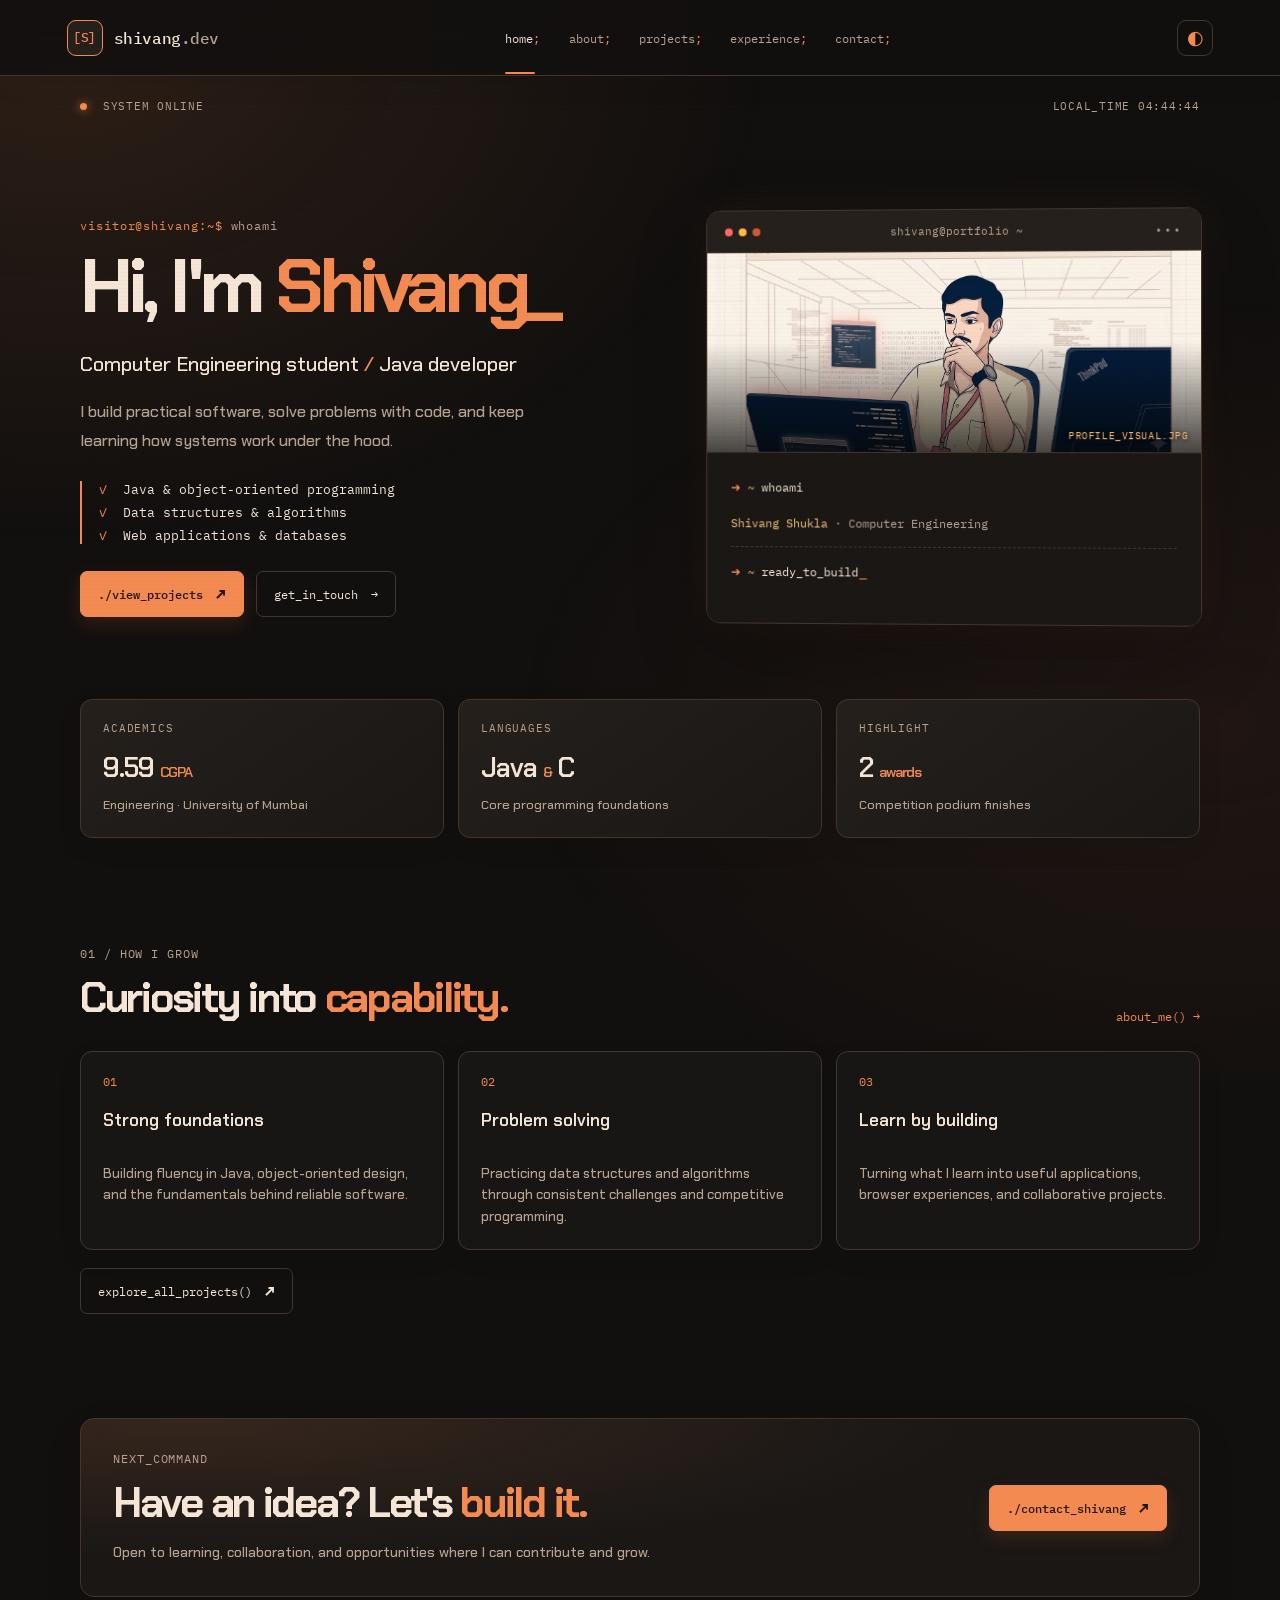
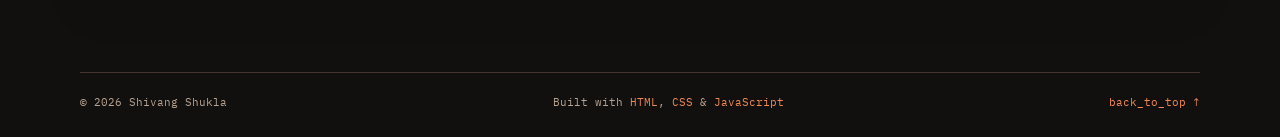
<file: index.html>
<!DOCTYPE html>
<html lang="en">
<head>
  <meta charset="UTF-8">
  <meta name="viewport" content="width=device-width, initial-scale=1.0">
  <meta name="description" content="Shivang Shukla — Computer Engineering student, Java developer, and problem solver.">
  <title>Shivang Shukla | Developer Portfolio</title>
  <script>document.documentElement.classList.add("js");</script>
  <link rel="icon" href="assets/favicon.svg" type="image/svg+xml">
  <link rel="stylesheet" href="assets/css/style.css">
  <script src="assets/js/main.js" defer></script>
</head>
<body>
  <div class="boot-screen" aria-hidden="true">
    <div class="boot-console">
      <div class="boot-mark"><span>S</span></div>
      <p class="boot-label">SHIVANG.DEV <span>// SYSTEM BOOT</span></p>
      <p class="boot-title">LOADING PORTFOLIO<span class="boot-cursor">_</span></p>
      <div class="boot-progress"><span></span></div>
      <div class="boot-status"><span>INITIALIZING INTERFACE</span><span class="boot-percent">100%</span></div>
    </div>
  </div>
  <div class="scanlines" aria-hidden="true"></div>
  <header class="site-header">
    <a class="brand" href="index.html"><span class="brand-mark">[S]</span><span>shivang<span class="muted">.dev</span></span></a>
    <button class="menu-toggle" aria-label="Toggle navigation" aria-expanded="false"><span></span><span></span><span></span></button>
    <nav class="nav-links" aria-label="Main navigation">
      <a class="active" href="index.html">home<span>;</span></a>
      <a href="about.html">about<span>;</span></a>
      <a href="projects.html">projects<span>;</span></a>
      <a href="experience.html">experience<span>;</span></a>
      <a href="contact.html">contact<span>;</span></a>
    </nav>
    <button class="theme-toggle" aria-label="Toggle light theme" title="Toggle light theme">◐</button>
  </header>

  <main class="page-shell">
    <div class="terminal-topline"><span><i class="status-dot"></i> SYSTEM ONLINE</span><span id="clock">LOCAL_TIME --:--:--</span></div>
    <section class="hero">
      <div class="hero-copy">
        <p class="eyebrow"><span class="prompt">visitor@shivang:~$</span> whoami</p>
        <h1>Hi, I'm <span class="accent">Shivang</span><span class="cursor">_</span></h1>
        <p class="hero-role">Computer Engineering student <span class="accent">/</span> Java developer</p>
        <p class="hero-description">I build practical software, solve problems with code, and keep learning how systems work under the hood.</p>
        <div class="command-output">
          <p><span class="success">✓</span> Java &amp; object-oriented programming</p>
          <p><span class="success">✓</span> Data structures &amp; algorithms</p>
          <p><span class="success">✓</span> Web applications &amp; databases</p>
        </div>
        <div class="hero-actions">
          <a class="button button-primary" href="projects.html"><span>./view_projects</span> <b>↗</b></a>
          <a class="button button-ghost" href="contact.html">get_in_touch <span>→</span></a>
        </div>
      </div>
      <div class="hero-terminal" aria-label="Terminal window">
        <div class="window-bar"><div class="window-dots"><span></span><span></span><span></span></div><span>shivang@portfolio ~</span><span class="window-menu">•••</span></div>
        <div class="hero-portrait"><img src="assets/Shivang-Portfolio.png" alt="Shivang Shukla at his workspace" decoding="async"><span>PROFILE_VISUAL.JPG</span></div>
        <div class="terminal-body">
          <p><span class="terminal-green">➜</span> <span class="terminal-blue">~</span> whoami</p>
          <p class="hero-terminal-name"><span class="terminal-yellow">Shivang Shukla</span><span class="muted"> · Computer Engineering</span></p>
          <p class="terminal-line"><span class="terminal-green">➜</span> <span class="terminal-blue">~</span> <span class="typing-text">ready_to_build</span><span class="cursor small-cursor">_</span></p>
        </div>
      </div>
    </section>

    <section class="stats-grid" aria-label="Highlights">
      <article class="stat-card"><span class="stat-label">ACADEMICS</span><strong>9.59 <span>CGPA</span></strong><p>Engineering · University of Mumbai</p></article>
      <article class="stat-card"><span class="stat-label">LANGUAGES</span><strong>Java <span>&amp;</span> C</strong><p>Core programming foundations</p></article>
      <article class="stat-card"><span class="stat-label">HIGHLIGHT</span><strong>2 <span>awards</span></strong><p>Competition podium finishes</p></article>
    </section>

    <section class="section-block focus-section">
      <div class="section-heading"><div><p class="eyebrow">01 / HOW I GROW</p><h2>Curiosity into <span class="accent">capability.</span></h2></div><a class="text-link" href="about.html">about_me() <span>→</span></a></div>
      <div class="focus-grid">
        <article class="focus-card"><span class="focus-number">01</span><h3>Strong foundations</h3><p>Building fluency in Java, object-oriented design, and the fundamentals behind reliable software.</p></article>
        <article class="focus-card"><span class="focus-number">02</span><h3>Problem solving</h3><p>Practicing data structures and algorithms through consistent challenges and competitive programming.</p></article>
        <article class="focus-card"><span class="focus-number">03</span><h3>Learn by building</h3><p>Turning what I learn into useful applications, browser experiences, and collaborative projects.</p></article>
      </div>
      <a class="button button-ghost focus-link" href="projects.html">explore_all_projects() <b>↗</b></a>
    </section>

    <section class="callout">
      <div><p class="eyebrow">NEXT_COMMAND</p><h2>Have an idea? Let's <span class="accent">build it.</span></h2><p>Open to learning, collaboration, and opportunities where I can contribute and grow.</p></div>
      <a class="button button-primary" href="contact.html">./contact_shivang <b>↗</b></a>
    </section>
  </main>
  <footer class="site-footer"><span>© <span class="year"></span> Shivang Shukla</span><span>Built with <span class="accent">HTML</span>, <span class="accent">CSS</span> &amp; <span class="accent">JavaScript</span></span><a href="#top">back_to_top ↑</a></footer>
</body>
</html>
</file>
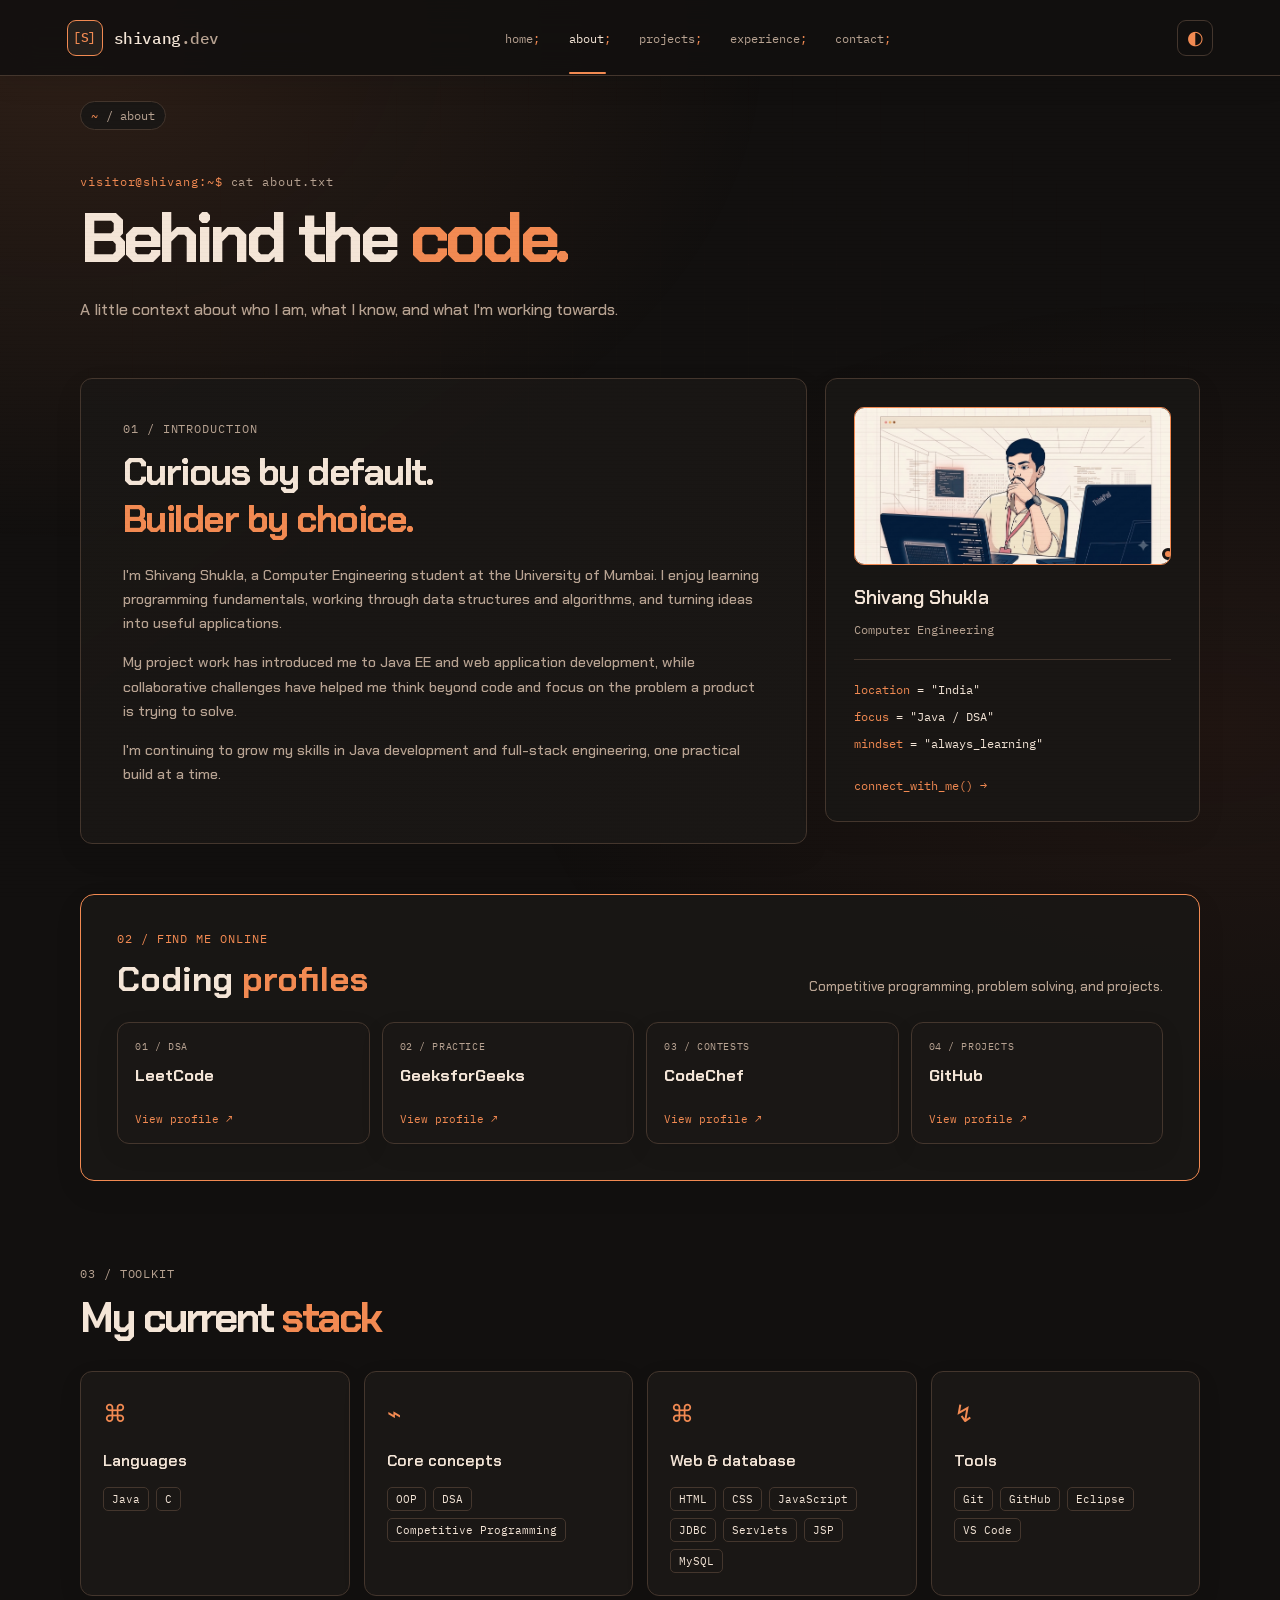
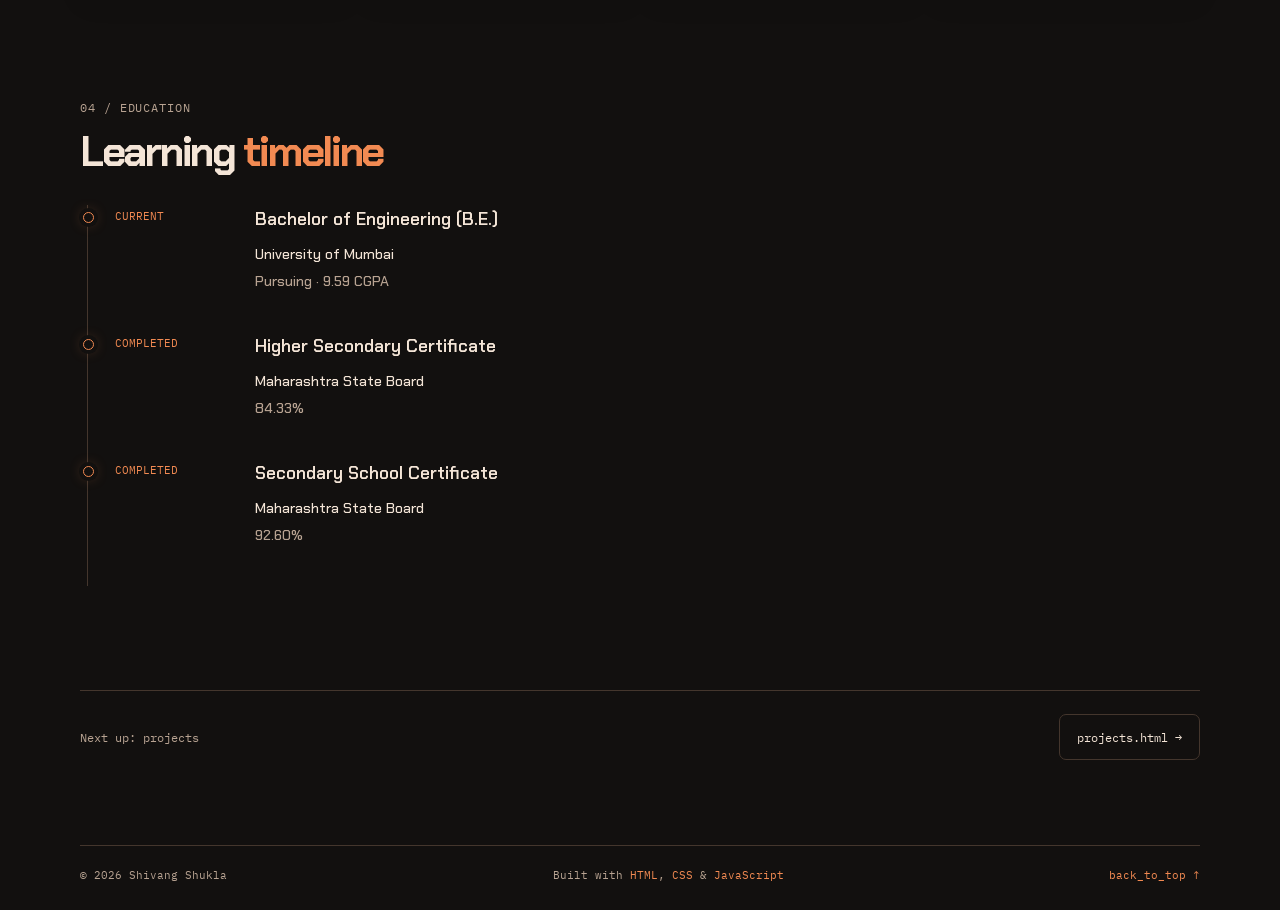
<file: about.html>
<!DOCTYPE html>
<html lang="en">
<head>
  <meta charset="UTF-8"><meta name="viewport" content="width=device-width, initial-scale=1.0">
  <meta name="description" content="About Shivang Shukla, computer engineering student and developer.">
  <title>About | Shivang Shukla</title>
  <script>document.documentElement.classList.add("js");</script>
  <link rel="icon" href="assets/favicon.svg" type="image/svg+xml"><link rel="stylesheet" href="assets/css/style.css"><script src="assets/js/main.js" defer></script>
</head>
<body>
  <div class="boot-screen" aria-hidden="true">
    <div class="boot-console">
      <div class="boot-mark"><span>S</span></div>
      <p class="boot-label">SHIVANG.DEV <span>// SYSTEM BOOT</span></p>
      <p class="boot-title">LOADING PORTFOLIO<span class="boot-cursor">_</span></p>
      <div class="boot-progress"><span></span></div>
      <div class="boot-status"><span>INITIALIZING INTERFACE</span><span class="boot-percent">100%</span></div>
    </div>
  </div>
  <div class="scanlines" aria-hidden="true"></div>
  <header class="site-header">
    <a class="brand" href="index.html"><span class="brand-mark">[S]</span><span>shivang<span class="muted">.dev</span></span></a>
    <button class="menu-toggle" aria-label="Toggle navigation" aria-expanded="false"><span></span><span></span><span></span></button>
    <nav class="nav-links" aria-label="Main navigation"><a href="index.html">home<span>;</span></a><a class="active" href="about.html">about<span>;</span></a><a href="projects.html">projects<span>;</span></a><a href="experience.html">experience<span>;</span></a><a href="contact.html">contact<span>;</span></a></nav>
    <button class="theme-toggle" aria-label="Toggle light theme" title="Toggle light theme">◐</button>
  </header>
  <main class="page-shell inner-page">
    <div class="breadcrumb"><a href="index.html">~</a> / about</div>
    <section class="page-intro"><p class="eyebrow"><span class="prompt">visitor@shivang:~$</span> cat about.txt</p><h1>Behind the <span class="accent">code.</span></h1><p>A little context about who I am, what I know, and what I'm working towards.</p></section>
    <section class="about-layout">
      <article class="panel about-main"><p class="eyebrow">01 / INTRODUCTION</p><h2>Curious by default.<br><span class="accent">Builder by choice.</span></h2><p>I'm Shivang Shukla, a Computer Engineering student at the University of Mumbai. I enjoy learning programming fundamentals, working through data structures and algorithms, and turning ideas into useful applications.</p><p>My project work has introduced me to Java EE and web application development, while collaborative challenges have helped me think beyond code and focus on the problem a product is trying to solve.</p><p>I'm continuing to grow my skills in Java development and full-stack engineering, one practical build at a time.</p></article>
      <aside class="panel profile-panel"><div class="avatar"><img src="assets/Shivang-Portfolio.png" alt="Portrait illustration of Shivang Shukla" loading="lazy" decoding="async"><span class="avatar-dot"></span></div><h3>Shivang Shukla</h3><p class="muted">Computer Engineering</p><div class="profile-divider"></div><p><span class="accent">location</span> = "India"</p><p><span class="accent">focus</span> = "Java / DSA"</p><p><span class="accent">mindset</span> = "always_learning"</p><a class="text-link" href="contact.html">connect_with_me() →</a></aside>
    </section>
    <section class="coding-profiles panel" id="coding-profiles" aria-labelledby="coding-profiles-title">
      <div class="coding-profiles-heading"><div><p class="eyebrow">02 / FIND ME ONLINE</p><h2 id="coding-profiles-title">Coding <span class="accent">profiles</span></h2></div><p>Competitive programming, problem solving, and projects.</p></div>
      <div class="coding-profile-grid">
        <a class="coding-profile-link" href="https://leetcode.com/u/ShivangVShukla/" target="_blank" rel="noopener noreferrer"><span class="profile-platform">01 / DSA</span><strong>LeetCode</strong><span>View profile ↗</span></a>
        <a class="coding-profile-link" href="https://www.geeksforgeeks.org/profile/shivangrec0rka?tab=activity" target="_blank" rel="noopener noreferrer"><span class="profile-platform">02 / PRACTICE</span><strong>GeeksforGeeks</strong><span>View profile ↗</span></a>
        <a class="coding-profile-link" href="https://www.codechef.com/users/shivangvshukla" target="_blank" rel="noopener noreferrer"><span class="profile-platform">03 / CONTESTS</span><strong>CodeChef</strong><span>View profile ↗</span></a>
        <a class="coding-profile-link" href="https://github.com/ShivangVShukla" target="_blank" rel="noopener noreferrer"><span class="profile-platform">04 / PROJECTS</span><strong>GitHub</strong><span>View profile ↗</span></a>
      </div>
    </section>
    <section class="section-block"><div class="section-heading"><div><p class="eyebrow">03 / TOOLKIT</p><h2>My current <span class="accent">stack</span></h2></div></div>
      <div class="skills-grid">
        <article class="skill-card"><span class="skill-symbol">⌘</span><h3>Languages</h3><div class="tag-list"><span>Java</span><span>C</span></div></article>
        <article class="skill-card"><span class="skill-symbol">⌁</span><h3>Core concepts</h3><div class="tag-list"><span>OOP</span><span>DSA</span><span>Competitive Programming</span></div></article>
        <article class="skill-card"><span class="skill-symbol">⌘</span><h3>Web &amp; database</h3><div class="tag-list"><span>HTML</span><span>CSS</span><span>JavaScript</span><span>JDBC</span><span>Servlets</span><span>JSP</span><span>MySQL</span></div></article>
        <article class="skill-card"><span class="skill-symbol">↯</span><h3>Tools</h3><div class="tag-list"><span>Git</span><span>GitHub</span><span>Eclipse</span><span>VS Code</span></div></article>
      </div>
    </section>
    <section class="section-block"><div class="section-heading"><div><p class="eyebrow">04 / EDUCATION</p><h2>Learning <span class="accent">timeline</span></h2></div></div>
      <div class="timeline">
        <article class="timeline-item"><span class="timeline-date">CURRENT</span><div><h3>Bachelor of Engineering (B.E.)</h3><p>University of Mumbai</p><p class="muted">Pursuing · 9.59 CGPA</p></div></article>
        <article class="timeline-item"><span class="timeline-date">COMPLETED</span><div><h3>Higher Secondary Certificate</h3><p>Maharashtra State Board</p><p class="muted">84.33%</p></div></article>
        <article class="timeline-item"><span class="timeline-date">COMPLETED</span><div><h3>Secondary School Certificate</h3><p>Maharashtra State Board</p><p class="muted">92.60%</p></div></article>
      </div>
    </section>
    <div class="page-next"><span>Next up: projects</span><a href="projects.html" class="button button-ghost">projects.html →</a></div>
  </main>
  <footer class="site-footer"><span>© <span class="year"></span> Shivang Shukla</span><span>Built with <span class="accent">HTML</span>, <span class="accent">CSS</span> &amp; <span class="accent">JavaScript</span></span><a href="#top">back_to_top ↑</a></footer>
</body>
</html>
</file>
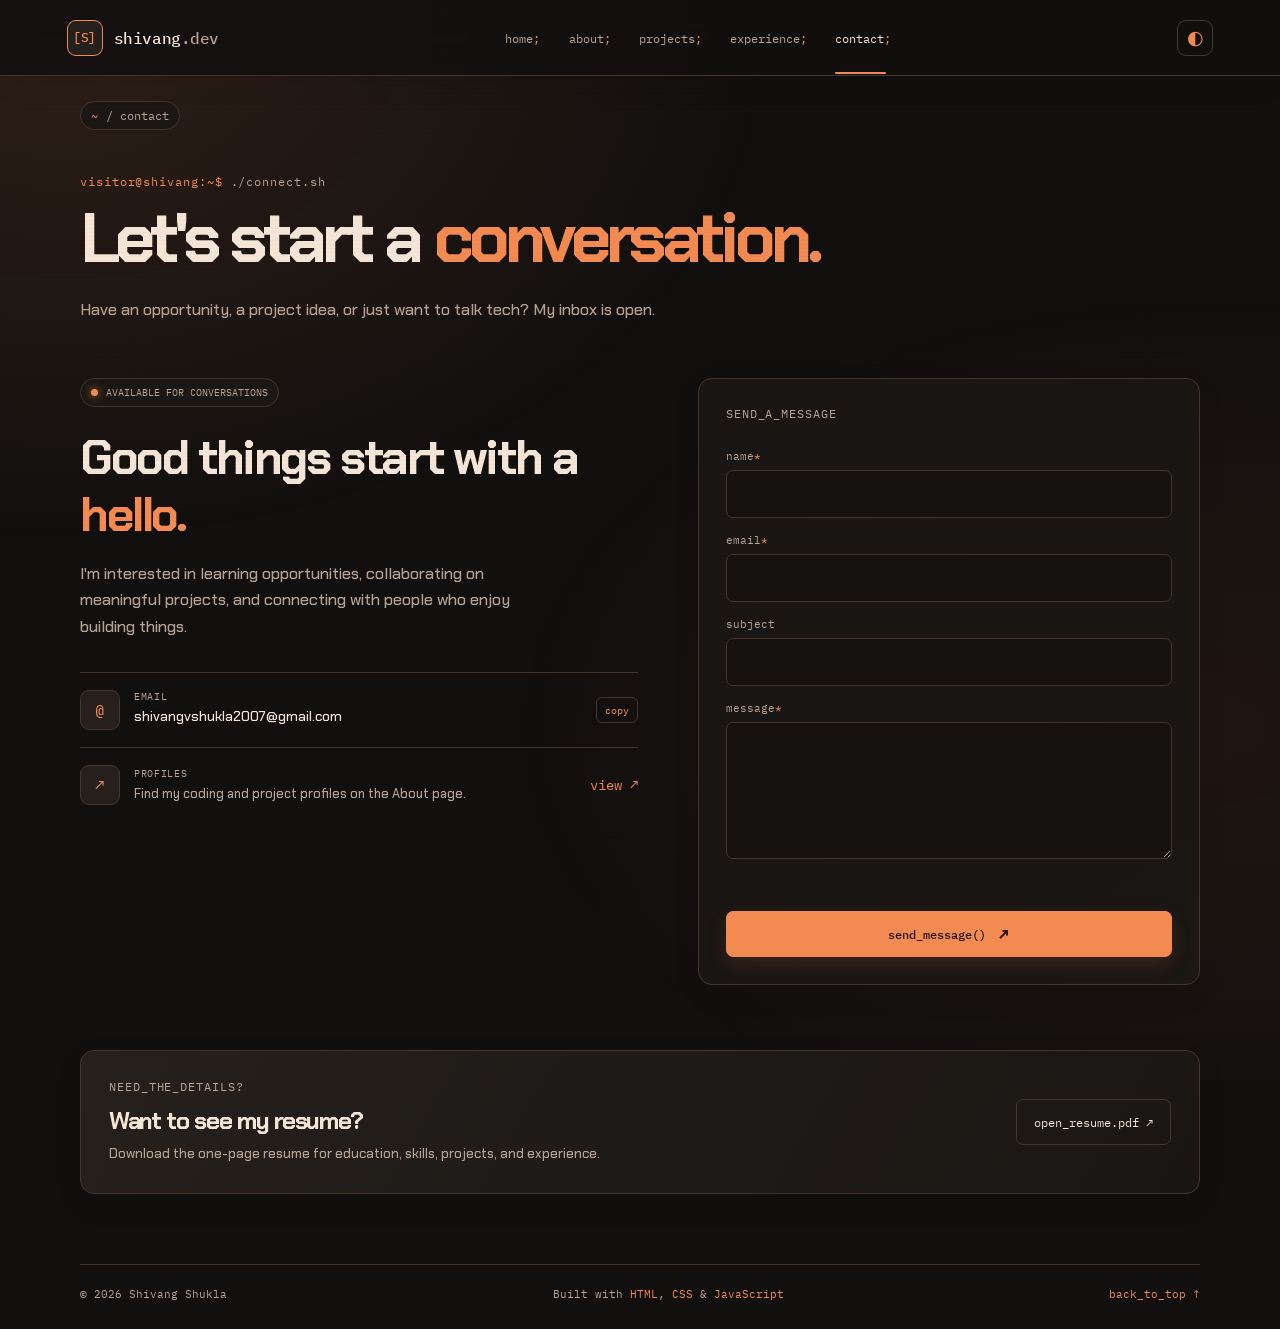
<file: contact.html>
<!DOCTYPE html>
<html lang="en">
<head>
  <meta charset="UTF-8"><meta name="viewport" content="width=device-width, initial-scale=1.0">
  <meta name="description" content="Contact Shivang Shukla for collaboration and opportunities.">
  <title>Contact | Shivang Shukla</title>
  <script>document.documentElement.classList.add("js");</script>
  <link rel="icon" href="assets/favicon.svg" type="image/svg+xml"><link rel="stylesheet" href="assets/css/style.css"><script src="assets/js/main.js" defer></script>
</head>
<body>
  <div class="boot-screen" aria-hidden="true">
    <div class="boot-console">
      <div class="boot-mark"><span>S</span></div>
      <p class="boot-label">SHIVANG.DEV <span>// SYSTEM BOOT</span></p>
      <p class="boot-title">LOADING PORTFOLIO<span class="boot-cursor">_</span></p>
      <div class="boot-progress"><span></span></div>
      <div class="boot-status"><span>INITIALIZING INTERFACE</span><span class="boot-percent">100%</span></div>
    </div>
  </div>
  <div class="scanlines" aria-hidden="true"></div>
  <header class="site-header">
    <a class="brand" href="index.html"><span class="brand-mark">[S]</span><span>shivang<span class="muted">.dev</span></span></a>
    <button class="menu-toggle" aria-label="Toggle navigation" aria-expanded="false"><span></span><span></span><span></span></button>
    <nav class="nav-links" aria-label="Main navigation"><a href="index.html">home<span>;</span></a><a href="about.html">about<span>;</span></a><a href="projects.html">projects<span>;</span></a><a href="experience.html">experience<span>;</span></a><a class="active" href="contact.html">contact<span>;</span></a></nav>
    <button class="theme-toggle" aria-label="Toggle light theme" title="Toggle light theme">◐</button>
  </header>
  <main class="page-shell inner-page">
    <div class="breadcrumb"><a href="index.html">~</a> / contact</div>
    <section class="page-intro"><p class="eyebrow"><span class="prompt">visitor@shivang:~$</span> ./connect.sh</p><h1>Let's start a <span class="accent">conversation.</span></h1><p>Have an opportunity, a project idea, or just want to talk tech? My inbox is open.</p></section>
    <section class="contact-layout">
      <div class="contact-copy"><div class="contact-status"><i class="status-dot"></i><span>AVAILABLE FOR CONVERSATIONS</span></div><h2>Good things start with a <span class="accent">hello.</span></h2><p>I'm interested in learning opportunities, collaborating on meaningful projects, and connecting with people who enjoy building things.</p>
        <div class="contact-method"><span class="method-icon">@</span><div><span class="muted small-text">EMAIL</span><a href="mailto:shivangvshukla2007@gmail.com">shivangvshukla2007@gmail.com</a></div><button class="copy-button" data-copy="shivangvshukla2007@gmail.com" aria-label="Copy email">copy</button></div>
        <div class="contact-method"><span class="method-icon">↗</span><div><span class="muted small-text">PROFILES</span><p class="muted">Find my coding and project profiles on the About page.</p></div><a class="text-link" href="about.html#coding-profiles">view ↗</a></div>
      </div>
      <form class="contact-form panel" id="contact-form" action="https://api.web3forms.com/submit" method="POST">
        <p class="eyebrow">SEND_A_MESSAGE</p>
        <input type="hidden" name="access_key" value="52407556-f2a7-4737-b153-f9b7720b1a4e">
        <input type="hidden" name="subject" value="New message from Shivang's portfolio">
        <input type="hidden" name="from_name" value="Shivang's Portfolio">
        <label for="name">name<span>*</span></label><input id="name" name="name" type="text" required>
        <label for="email">email<span>*</span></label><input id="email" name="email" type="email" pattern="[A-Za-z0-9.+]+@[Gg][Mm][Aa][Ii][Ll]\.[Cc][Oo][Mm]" title="Enter a valid Gmail address ending in @gmail.com." maxlength="254" required>
        <label for="topic">subject</label><input id="topic" name="topic" type="text">
        <label for="message">message<span>*</span></label><textarea id="message" name="message" rows="5" required></textarea>
        <p id="form-status" role="status" aria-live="polite"></p>
        <button class="button button-primary full-width" type="submit">send_message() <b>↗</b></button>
      </form>
    </section>
    <section class="resume-strip panel"><div><p class="eyebrow">NEED_THE_DETAILS?</p><h2>Want to see my resume?</h2><p class="muted">Download the one-page resume for education, skills, projects, and experience.</p></div><a class="button button-ghost" href="assets/resume.pdf" target="_blank" rel="noopener">open_resume.pdf ↗</a></section>
  </main>
  <footer class="site-footer"><span>© <span class="year"></span> Shivang Shukla</span><span>Built with <span class="accent">HTML</span>, <span class="accent">CSS</span> &amp; <span class="accent">JavaScript</span></span><a href="#top">back_to_top ↑</a></footer>
</body>
</html>
</file>
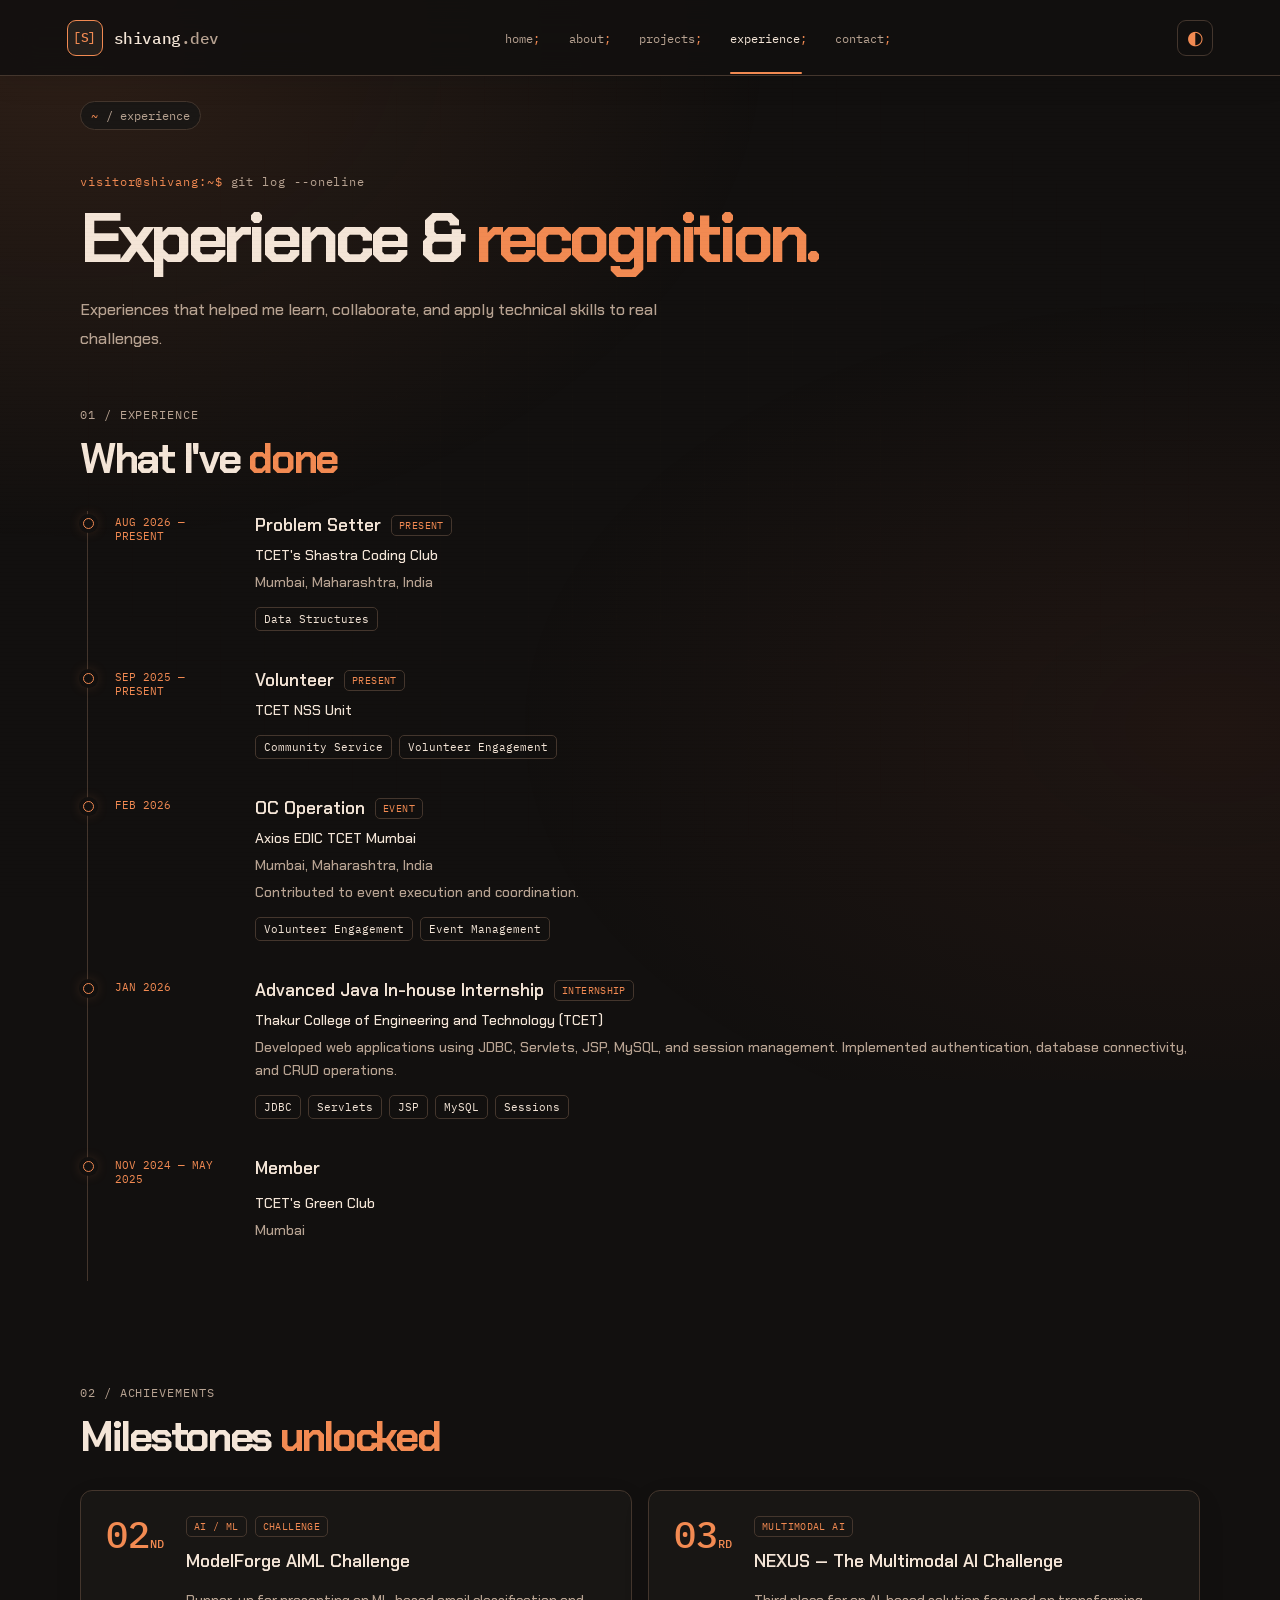
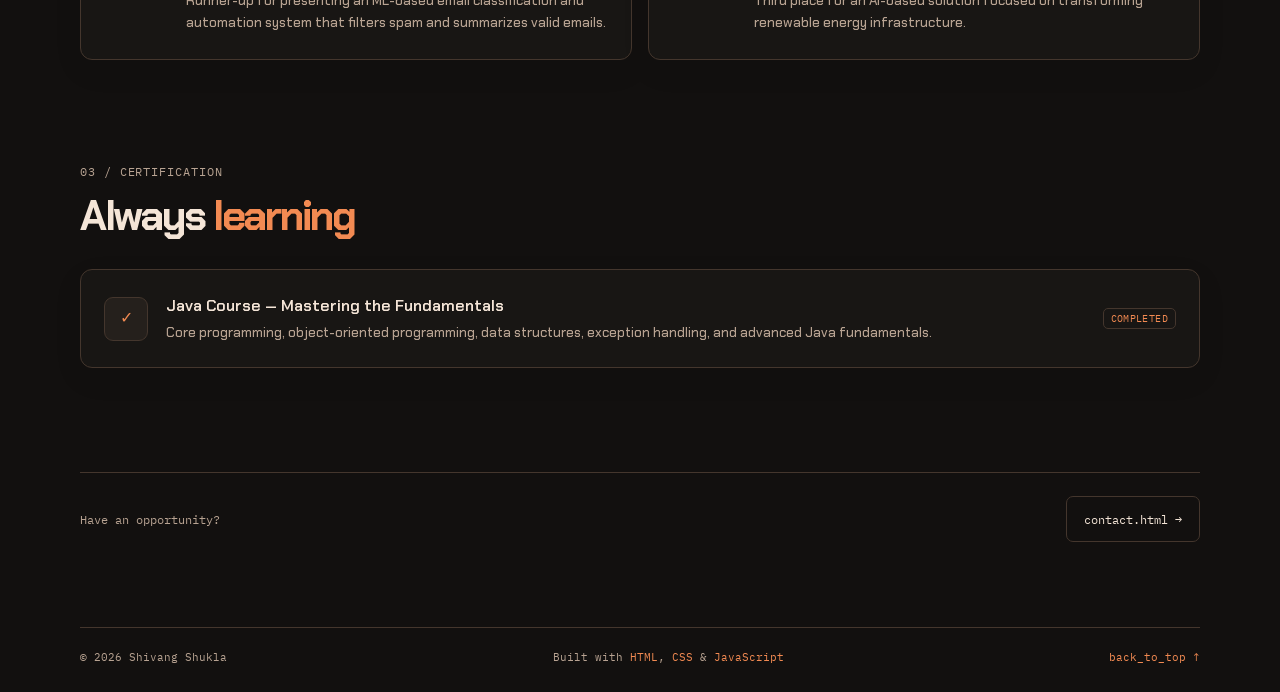
<file: experience.html>
<!DOCTYPE html>
<html lang="en">
<head>
  <meta charset="UTF-8"><meta name="viewport" content="width=device-width, initial-scale=1.0">
  <meta name="description" content="Experience, internships, and achievements of Shivang Shukla.">
  <title>Experience | Shivang Shukla</title>
  <script>document.documentElement.classList.add("js");</script>
  <link rel="icon" href="assets/favicon.svg" type="image/svg+xml"><link rel="stylesheet" href="assets/css/style.css"><script src="assets/js/main.js" defer></script>
</head>
<body>
  <div class="boot-screen" aria-hidden="true">
    <div class="boot-console">
      <div class="boot-mark"><span>S</span></div>
      <p class="boot-label">SHIVANG.DEV <span>// SYSTEM BOOT</span></p>
      <p class="boot-title">LOADING PORTFOLIO<span class="boot-cursor">_</span></p>
      <div class="boot-progress"><span></span></div>
      <div class="boot-status"><span>INITIALIZING INTERFACE</span><span class="boot-percent">100%</span></div>
    </div>
  </div>
  <div class="scanlines" aria-hidden="true"></div>
  <header class="site-header">
    <a class="brand" href="index.html"><span class="brand-mark">[S]</span><span>shivang<span class="muted">.dev</span></span></a>
    <button class="menu-toggle" aria-label="Toggle navigation" aria-expanded="false"><span></span><span></span><span></span></button>
    <nav class="nav-links" aria-label="Main navigation"><a href="index.html">home<span>;</span></a><a href="about.html">about<span>;</span></a><a href="projects.html">projects<span>;</span></a><a class="active" href="experience.html">experience<span>;</span></a><a href="contact.html">contact<span>;</span></a></nav>
    <button class="theme-toggle" aria-label="Toggle light theme" title="Toggle light theme">◐</button>
  </header>
  <main class="page-shell inner-page">
    <div class="breadcrumb"><a href="index.html">~</a> / experience</div>
    <section class="page-intro"><p class="eyebrow"><span class="prompt">visitor@shivang:~$</span> git log --oneline</p><h1>Experience &amp; <span class="accent">recognition.</span></h1><p>Experiences that helped me learn, collaborate, and apply technical skills to real challenges.</p></section>
    <section class="section-block no-top"><div class="section-heading"><div><p class="eyebrow">01 / EXPERIENCE</p><h2>What I've <span class="accent">done</span></h2></div></div>
      <div class="timeline">
        <article class="timeline-item"><span class="timeline-date">AUG 2026 — PRESENT</span><div><div class="timeline-title-row"><h3>Problem Setter</h3><span class="status-pill">PRESENT</span></div><p>TCET's Shastra Coding Club</p><p class="muted">Mumbai, Maharashtra, India</p><div class="tag-list"><span>Data Structures</span></div></div></article>
        <article class="timeline-item"><span class="timeline-date">SEP 2025 — PRESENT</span><div><div class="timeline-title-row"><h3>Volunteer</h3><span class="status-pill">PRESENT</span></div><p>TCET NSS Unit</p><div class="tag-list"><span>Community Service</span><span>Volunteer Engagement</span></div></div></article>
        <article class="timeline-item"><span class="timeline-date">FEB 2026</span><div><div class="timeline-title-row"><h3>OC Operation</h3><span class="status-pill">EVENT</span></div><p>Axios EDIC TCET Mumbai</p><p class="muted">Mumbai, Maharashtra, India</p><p class="muted">Contributed to event execution and coordination.</p><div class="tag-list"><span>Volunteer Engagement</span><span>Event Management</span></div></div></article>
        <article class="timeline-item"><span class="timeline-date">JAN 2026</span><div><div class="timeline-title-row"><h3>Advanced Java In-house Internship</h3><span class="status-pill">INTERNSHIP</span></div><p>Thakur College of Engineering and Technology (TCET)</p><p class="muted">Developed web applications using JDBC, Servlets, JSP, MySQL, and session management. Implemented authentication, database connectivity, and CRUD operations.</p><div class="tag-list"><span>JDBC</span><span>Servlets</span><span>JSP</span><span>MySQL</span><span>Sessions</span></div></div></article>
        <article class="timeline-item"><span class="timeline-date">NOV 2024 — MAY 2025</span><div><h3>Member</h3><p>TCET's Green Club</p><p class="muted">Mumbai</p></div></article>
      </div>
    </section>
    <section class="section-block"><div class="section-heading"><div><p class="eyebrow">02 / ACHIEVEMENTS</p><h2>Milestones <span class="accent">unlocked</span></h2></div></div>
      <div class="achievement-grid">
        <article class="achievement-card panel"><span class="achievement-rank">02<span>ND</span></span><div><p class="project-meta"><span>AI / ML</span><span>CHALLENGE</span></p><h3>ModelForge AIML Challenge</h3><p>Runner-up for presenting an ML-based email classification and automation system that filters spam and summarizes valid emails.</p></div></article>
        <article class="achievement-card panel"><span class="achievement-rank">03<span>RD</span></span><div><p class="project-meta"><span>MULTIMODAL AI</span></p><h3>NEXUS — The Multimodal AI Challenge</h3><p>Third place for an AI-based solution focused on transforming renewable energy infrastructure.</p></div></article>
      </div>
    </section>
    <section class="section-block"><div class="section-heading"><div><p class="eyebrow">03 / CERTIFICATION</p><h2>Always <span class="accent">learning</span></h2></div></div>
      <article class="cert-card panel"><span class="cert-icon">✓</span><div><h3>Java Course — Mastering the Fundamentals</h3><p class="muted">Core programming, object-oriented programming, data structures, exception handling, and advanced Java fundamentals.</p></div><span class="status-pill">COMPLETED</span></article>
    </section>
    <div class="page-next"><span>Have an opportunity?</span><a href="contact.html" class="button button-ghost">contact.html →</a></div>
  </main>
  <footer class="site-footer"><span>© <span class="year"></span> Shivang Shukla</span><span>Built with <span class="accent">HTML</span>, <span class="accent">CSS</span> &amp; <span class="accent">JavaScript</span></span><a href="#top">back_to_top ↑</a></footer>
</body>
</html>
</file>
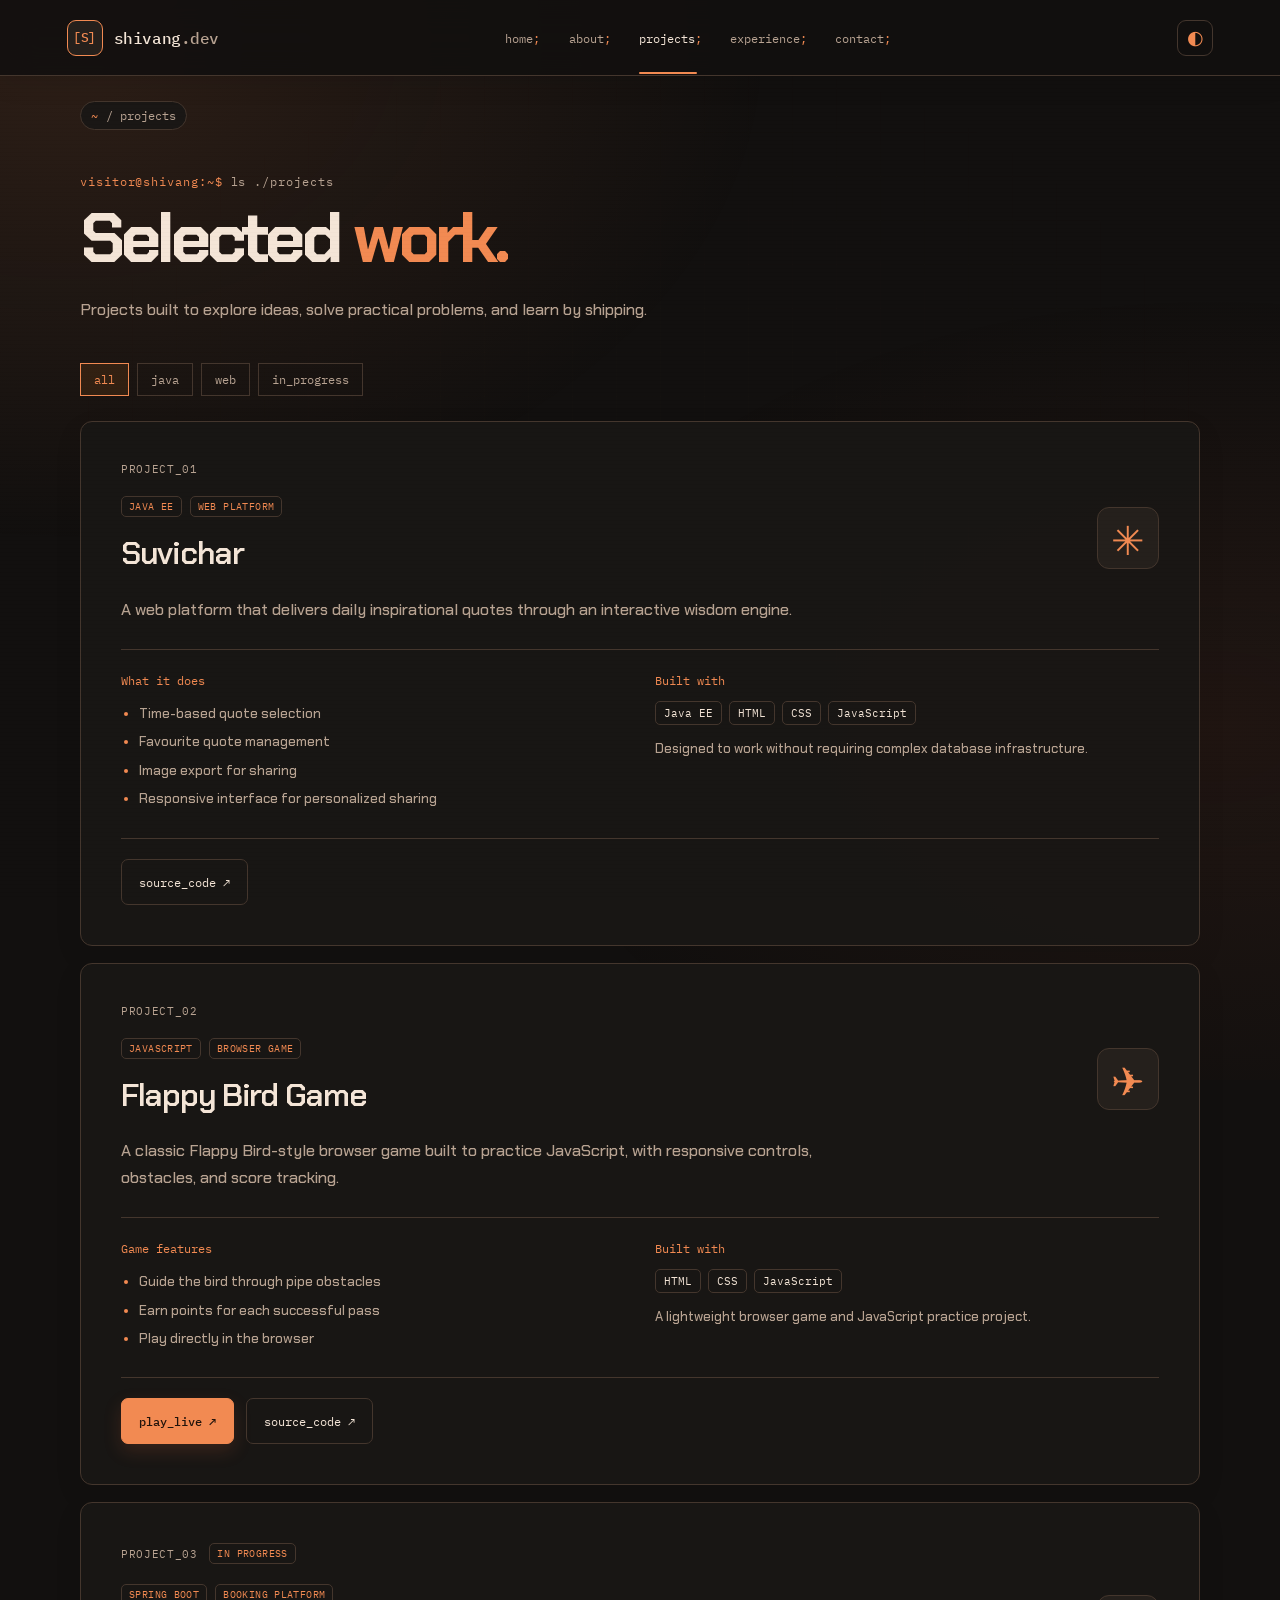
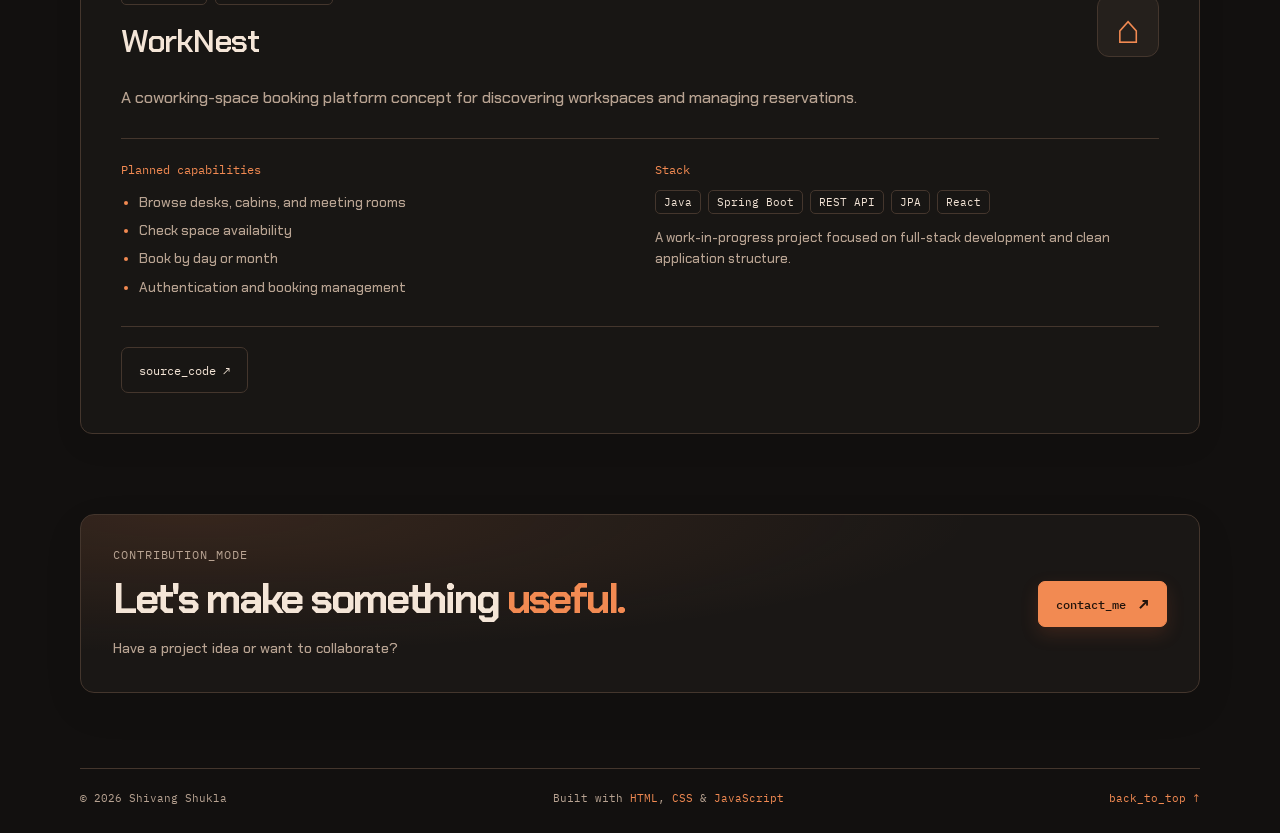
<file: projects.html>
<!DOCTYPE html>
<html lang="en">
<head>
  <meta charset="UTF-8"><meta name="viewport" content="width=device-width, initial-scale=1.0">
  <meta name="description" content="Selected projects by Shivang Shukla.">
  <title>Projects | Shivang Shukla</title>
  <script>document.documentElement.classList.add("js");</script>
  <link rel="icon" href="assets/favicon.svg" type="image/svg+xml"><link rel="stylesheet" href="assets/css/style.css"><script src="assets/js/main.js" defer></script>
</head>
<body>
  <div class="boot-screen" aria-hidden="true">
    <div class="boot-console">
      <div class="boot-mark"><span>S</span></div>
      <p class="boot-label">SHIVANG.DEV <span>// SYSTEM BOOT</span></p>
      <p class="boot-title">LOADING PORTFOLIO<span class="boot-cursor">_</span></p>
      <div class="boot-progress"><span></span></div>
      <div class="boot-status"><span>INITIALIZING INTERFACE</span><span class="boot-percent">100%</span></div>
    </div>
  </div>
  <div class="scanlines" aria-hidden="true"></div>
  <header class="site-header">
    <a class="brand" href="index.html"><span class="brand-mark">[S]</span><span>shivang<span class="muted">.dev</span></span></a>
    <button class="menu-toggle" aria-label="Toggle navigation" aria-expanded="false"><span></span><span></span><span></span></button>
    <nav class="nav-links" aria-label="Main navigation"><a href="index.html">home<span>;</span></a><a href="about.html">about<span>;</span></a><a class="active" href="projects.html">projects<span>;</span></a><a href="experience.html">experience<span>;</span></a><a href="contact.html">contact<span>;</span></a></nav>
    <button class="theme-toggle" aria-label="Toggle light theme" title="Toggle light theme">◐</button>
  </header>
  <main class="page-shell inner-page">
    <div class="breadcrumb"><a href="index.html">~</a> / projects</div>
    <section class="page-intro"><p class="eyebrow"><span class="prompt">visitor@shivang:~$</span> ls ./projects</p><h1>Selected <span class="accent">work.</span></h1><p>Projects built to explore ideas, solve practical problems, and learn by shipping.</p></section>
    <div class="filter-bar" role="group" aria-label="Filter projects"><button class="filter-button active" data-filter="all">all</button><button class="filter-button" data-filter="java">java</button><button class="filter-button" data-filter="web">web</button><button class="filter-button" data-filter="current">in_progress</button></div>
    <section class="project-list">
      <article class="project-detail panel" id="suvichar" data-category="java web">
        <div class="project-number">PROJECT_01</div><div class="project-detail-head"><div><div class="project-meta"><span>JAVA EE</span><span>WEB PLATFORM</span></div><h2>Suvichar</h2></div><span class="project-glyph">✳</span></div>
        <p class="project-summary">A web platform that delivers daily inspirational quotes through an interactive wisdom engine.</p>
        <div class="project-detail-grid"><div><h3>What it does</h3><ul class="terminal-list"><li>Time-based quote selection</li><li>Favourite quote management</li><li>Image export for sharing</li><li>Responsive interface for personalized sharing</li></ul></div><div><h3>Built with</h3><div class="tag-list"><span>Java EE</span><span>HTML</span><span>CSS</span><span>JavaScript</span></div><p class="muted small-text">Designed to work without requiring complex database infrastructure.</p></div></div>
        <div class="project-actions"><a class="button button-ghost" href="https://github.com/ShivangVShukla/SuvicharApp" target="_blank" rel="noopener noreferrer">source_code ↗</a></div>
      </article>
      <article class="project-detail panel" id="flappy-bird-game" data-category="web">
        <div class="project-number">PROJECT_02</div><div class="project-detail-head"><div><div class="project-meta"><span>JAVASCRIPT</span><span>BROWSER GAME</span></div><h2>Flappy Bird Game</h2></div><span class="project-glyph">✈</span></div>
        <p class="project-summary">A classic Flappy Bird-style browser game built to practice JavaScript, with responsive controls, obstacles, and score tracking.</p>
        <div class="project-detail-grid"><div><h3>Game features</h3><ul class="terminal-list"><li>Guide the bird through pipe obstacles</li><li>Earn points for each successful pass</li><li>Play directly in the browser</li></ul></div><div><h3>Built with</h3><div class="tag-list"><span>HTML</span><span>CSS</span><span>JavaScript</span></div><p class="muted small-text">A lightweight browser game and JavaScript practice project.</p></div></div>
        <div class="project-actions"><a class="button button-primary" href="https://shivangvshukla.github.io/Flappy-Bird-Game/" target="_blank" rel="noopener noreferrer">play_live ↗</a><a class="button button-ghost" href="https://github.com/ShivangVShukla/Flappy-Bird-Game" target="_blank" rel="noopener noreferrer">source_code ↗</a></div>
      </article>
      <article class="project-detail panel" id="worknest" data-category="java web current">
        <div class="project-number">PROJECT_03 <span class="status-pill">IN PROGRESS</span></div><div class="project-detail-head"><div><div class="project-meta"><span>SPRING BOOT</span><span>BOOKING PLATFORM</span></div><h2>WorkNest</h2></div><span class="project-glyph">⌂</span></div>
        <p class="project-summary">A coworking-space booking platform concept for discovering workspaces and managing reservations.</p>
        <div class="project-detail-grid"><div><h3>Planned capabilities</h3><ul class="terminal-list"><li>Browse desks, cabins, and meeting rooms</li><li>Check space availability</li><li>Book by day or month</li><li>Authentication and booking management</li></ul></div><div><h3>Stack</h3><div class="tag-list"><span>Java</span><span>Spring Boot</span><span>REST API</span><span>JPA</span><span>React</span></div><p class="muted small-text">A work-in-progress project focused on full-stack development and clean application structure.</p></div></div>
        <div class="project-actions"><a class="button button-ghost" href="https://github.com/ShivangVShukla/WorkNest" target="_blank" rel="noopener noreferrer">source_code ↗</a></div>
      </article>
    </section>
    <section class="callout"><div><p class="eyebrow">CONTRIBUTION_MODE</p><h2>Let's make something <span class="accent">useful.</span></h2><p>Have a project idea or want to collaborate?</p></div><a class="button button-primary" href="contact.html">contact_me <b>↗</b></a></section>
  </main>
  <footer class="site-footer"><span>© <span class="year"></span> Shivang Shukla</span><span>Built with <span class="accent">HTML</span>, <span class="accent">CSS</span> &amp; <span class="accent">JavaScript</span></span><a href="#top">back_to_top ↑</a></footer>
</body>
</html>
</file>
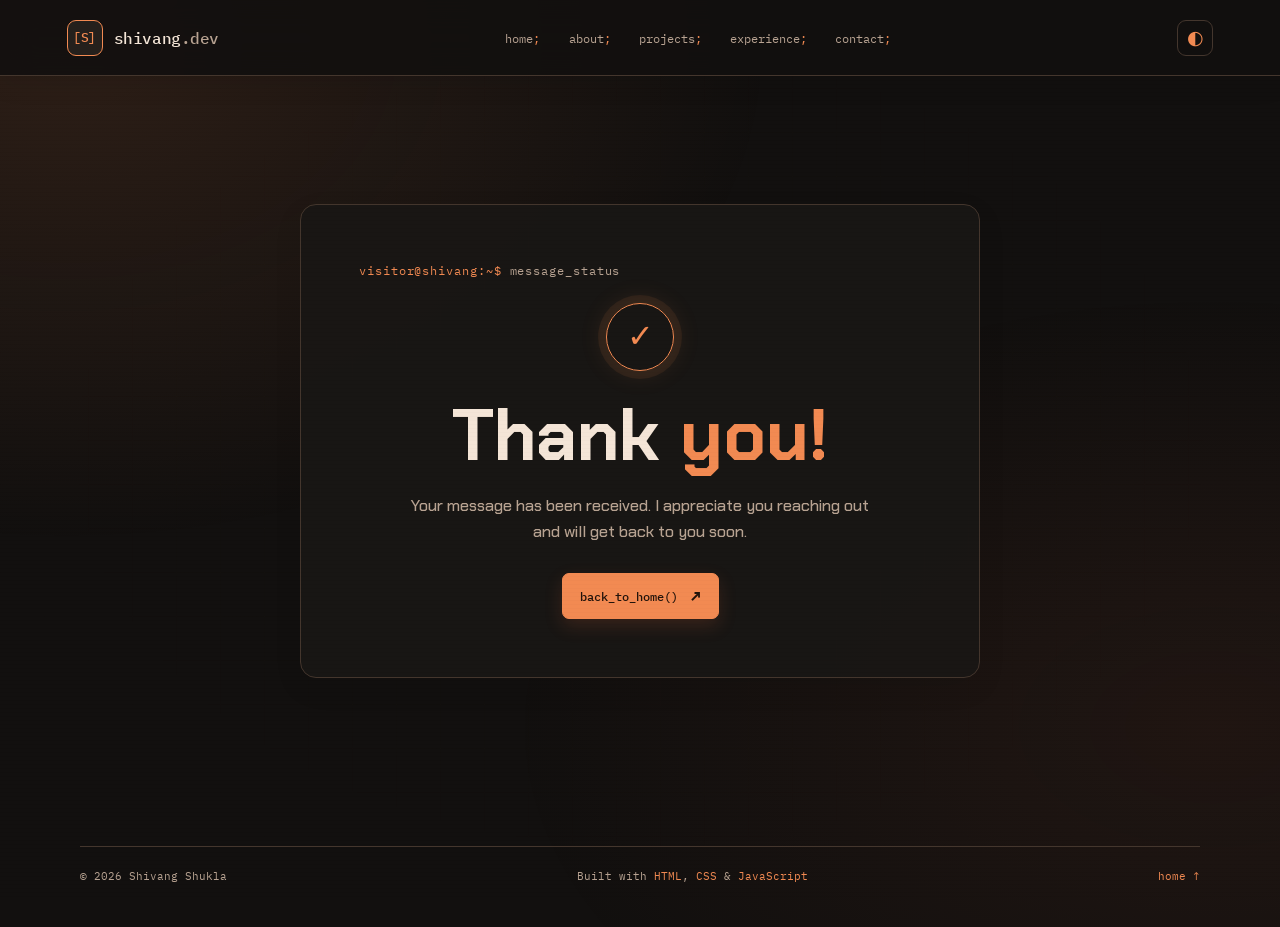
<file: thank-you.html>
<!DOCTYPE html>
<html lang="en">
<head>
  <meta charset="UTF-8">
  <meta name="viewport" content="width=device-width, initial-scale=1.0">
  <meta name="description" content="Thank you for reaching out to Shivang Shukla.">
  <title>Thank You | Shivang Shukla</title>
  <script>document.documentElement.classList.add("js");</script>
  <link rel="icon" href="assets/favicon.svg" type="image/svg+xml">
  <link rel="stylesheet" href="assets/css/style.css">
  <script src="assets/js/main.js" defer></script>
</head>
<body>
  <div class="boot-screen" aria-hidden="true">
    <div class="boot-console">
      <div class="boot-mark"><span>S</span></div>
      <p class="boot-label">SHIVANG.DEV <span>// SYSTEM BOOT</span></p>
      <p class="boot-title">LOADING PORTFOLIO<span class="boot-cursor">_</span></p>
      <div class="boot-progress"><span></span></div>
      <div class="boot-status"><span>INITIALIZING INTERFACE</span><span class="boot-percent">100%</span></div>
    </div>
  </div>
  <div class="scanlines" aria-hidden="true"></div>
  <header class="site-header">
    <a class="brand" href="index.html"><span class="brand-mark">[S]</span><span>shivang<span class="muted">.dev</span></span></a>
    <button class="menu-toggle" aria-label="Toggle navigation" aria-expanded="false"><span></span><span></span><span></span></button>
    <nav class="nav-links" aria-label="Main navigation">
      <a href="index.html">home<span>;</span></a>
      <a href="about.html">about<span>;</span></a>
      <a href="projects.html">projects<span>;</span></a>
      <a href="experience.html">experience<span>;</span></a>
      <a href="contact.html">contact<span>;</span></a>
    </nav>
    <button class="theme-toggle" aria-label="Toggle light theme" title="Toggle light theme">◐</button>
  </header>
  <main class="page-shell thank-you-page">
    <section class="thank-you-card panel">
      <p class="eyebrow"><span class="prompt">visitor@shivang:~$</span> message_status</p>
      <div class="thank-you-mark" aria-hidden="true">✓</div>
      <h1>Thank <span class="accent">you!</span></h1>
      <p>Your message has been received. I appreciate you reaching out and will get back to you soon.</p>
      <a class="button button-primary" href="index.html">back_to_home() <b>↗</b></a>
    </section>
  </main>
  <footer class="site-footer"><span>© <span class="year"></span> Shivang Shukla</span><span>Built with <span class="accent">HTML</span>, <span class="accent">CSS</span> &amp; <span class="accent">JavaScript</span></span><a href="index.html">home ↑</a></footer>
</body>
</html>
</file>
<file: assets/css/style.css>
@import url('https://fonts.googleapis.com/css2?family=Chakra+Petch:wght@400;500;600;700&family=IBM+Plex+Mono:wght@400;500;600&display=swap');

:root {
  --bg: #12100f;
  --surface: #1a1715;
  --surface-2: #25201c;
  --border: #44362d;
  --text: #f4e5d7;
  --muted: #b8a392;
  --green: #f28a52;
  --green-2: #cc5c39;
  --blue: #d6a86f;
  --pink: #e47a68;
  --yellow: #f4c27a;
  --page-header: rgba(18,16,15,.9);
  --card-bg: rgba(26,23,21,.92);
  --terminal-bg: #1a1715;
  --input-bg: #151210;
  --button-text: #21130b;
  --button-hover: #ffab73;
  --button-hover-text: #24150c;
  --grid-line: rgba(255,195,142,.035);
  --glow: transparent;
  --selection-bg: #f4c27a;
  --selection-text: #21150d;
  --mono: 'IBM Plex Mono', 'Courier New', monospace;
  --sans: 'Chakra Petch', 'Segoe UI', sans-serif;
  --display: 'Chakra Petch', 'Segoe UI', sans-serif;
  --header-height: 76px;
}
* { box-sizing: border-box; }
html { scroll-behavior: smooth; scroll-padding-top: 90px; }
body { margin: 0; min-height: 100vh; background: var(--bg); color: var(--text); font-family: var(--sans); font-weight: 500; line-height: 1.65; }
html.has-pointer-reticle, html.has-pointer-reticle body, html.has-pointer-reticle body a, html.has-pointer-reticle body button, html.has-pointer-reticle body [role="button"] { cursor: none; }
html.has-pointer-reticle body input, html.has-pointer-reticle body textarea, html.has-pointer-reticle body [contenteditable="true"] { cursor: text; }
h1, h2, h3 { font-family: var(--display); }
.pointer-reticle { position: fixed; top: 0; left: 0; z-index: 200; width: 42px; height: 42px; color: var(--green); opacity: 0; pointer-events: none; transform: translate3d(var(--pointer-x, -100px), var(--pointer-y, -100px), 0) translate(-50%, -50%); transition: opacity .12s ease, color .2s; will-change: transform; }
.pointer-reticle.is-visible { opacity: 1; }
.pointer-reticle svg { display: block; width: 100%; height: 100%; overflow: visible; filter: drop-shadow(0 0 5px var(--green)); transition: transform .16s ease-out; }
.pointer-reticle__outer, .pointer-reticle__ring, .pointer-reticle__crosshair { fill: none; stroke: currentColor; stroke-linecap: square; vector-effect: non-scaling-stroke; }
.pointer-reticle__outer { stroke-width: 1; opacity: .48; }
.pointer-reticle__ring { stroke-width: 1.3; }
.pointer-reticle__crosshair { stroke-width: 1.2; opacity: .8; }
.pointer-reticle__core { fill: currentColor; }
.pointer-reticle.is-interactive svg { transform: rotate(45deg) scale(1.12); }
.pointer-reticle.is-interactive .pointer-reticle__outer { stroke-dasharray: 2 3; opacity: .9; }
.pointer-reticle.is-pressed svg { transform: scale(.84); }
.pointer-reticle.is-text { opacity: 0; }
@media (prefers-reduced-motion: reduce) {
  .pointer-reticle, .pointer-reticle svg { transition: none; }
}
body::before { content: ''; position: fixed; inset: 0; pointer-events: none; opacity: .2; background-image: linear-gradient(var(--grid-line) 1px, transparent 1px), linear-gradient(90deg, var(--grid-line) 1px, transparent 1px); background-size: 44px 44px; z-index: -1; animation: grid-drift 32s linear infinite; }
body::after { content: ''; position: fixed; inset: -35%; z-index: -1; pointer-events: none; background: radial-gradient(ellipse at 30% 35%, rgba(255,145,35,.07), transparent 34%), radial-gradient(ellipse at 72% 68%, rgba(255,107,34,.045), transparent 32%); animation: ambient-drift 20s ease-in-out infinite alternate; }
.scanlines { position: fixed; inset: 0; z-index: 10; pointer-events: none; opacity: .08; background: repeating-linear-gradient(0deg, transparent, transparent 3px, #000 4px); background-size: 100% 8px; animation: scanline-drift 12s linear infinite; }
.boot-screen { display: none; }
.js .boot-screen { position: fixed; inset: 0; z-index: 100; display: grid; place-items: center; padding: 24px; overflow: hidden; background: var(--bg); opacity: 1; visibility: visible; transition: opacity .42s ease, visibility .42s ease, transform .42s ease; }
.js .boot-screen[hidden] { display: none; }
.js .boot-screen::before { position: absolute; inset: 0; content: ''; background: radial-gradient(ellipse at center, rgba(255,145,35,.12), transparent 58%), repeating-linear-gradient(0deg, transparent 0, transparent 3px, rgba(0,0,0,.26) 4px); pointer-events: none; }
.js .boot-screen.is-leaving { opacity: 0; visibility: hidden; transform: scale(1.025); }
.boot-console { position: relative; width: min(440px, 100%); padding: 36px 32px 28px; border: 1px solid var(--border); background: var(--card-bg); box-shadow: 0 0 60px rgba(255,145,35,.12), inset 0 0 35px rgba(255,145,35,.035); text-align: center; animation: boot-console-in .65s cubic-bezier(.2,.8,.2,1) both; }
.boot-mark { position: relative; display: grid; place-items: center; width: 78px; height: 78px; margin: 0 auto 25px; border: 1px solid var(--border); color: var(--green); font: 1.8rem var(--mono); }
.boot-mark::before, .boot-mark::after { position: absolute; inset: -7px; border: 1px solid transparent; border-top-color: var(--green); border-bottom-color: var(--green-2); content: ''; animation: boot-orbit 1.8s linear infinite; }
.boot-mark::after { inset: -13px; border-top-color: transparent; border-right-color: var(--border); border-bottom-color: transparent; animation-duration: 2.8s; animation-direction: reverse; }
.boot-mark span { text-shadow: 0 0 18px var(--green); }
.boot-label, .boot-status { color: var(--muted); font: .67rem var(--mono); letter-spacing: .09em; }
.boot-label { margin: 0 0 11px; }
.boot-label span { color: var(--green); }
.boot-title { margin: 0 0 22px; color: var(--text); font: 1rem var(--mono); letter-spacing: .08em; }
.boot-cursor { color: var(--green); animation: blink .7s steps(2, end) infinite; }
.boot-progress { height: 3px; overflow: hidden; background: var(--surface-2); }
.boot-progress span { display: block; width: 100%; height: 100%; background: linear-gradient(90deg, var(--green-2), var(--yellow), var(--green)); box-shadow: 0 0 15px var(--green); transform: scaleX(0); transform-origin: left; animation: boot-progress 1s cubic-bezier(.65,0,.35,1) .12s forwards; }
.boot-status { display: flex; justify-content: space-between; gap: 12px; margin-top: 11px; font-size: .58rem; }
.boot-percent { color: var(--green); }
@keyframes boot-orbit { to { transform: rotate(360deg); } }
@keyframes boot-progress { to { transform: scaleX(1); } }
@keyframes boot-console-in { from { opacity: 0; transform: translateY(18px) scale(.97); } to { opacity: 1; transform: translateY(0) scale(1); } }
@keyframes grid-drift { to { background-position: 44px 44px, 44px 44px; } }
@keyframes ambient-drift { from { transform: translate3d(-2%, -1%, 0) scale(.96); } to { transform: translate3d(2%, 1%, 0) scale(1.04); } }
@keyframes scanline-drift { to { background-position: 0 16px; } }
@keyframes status-pulse { 50% { opacity: .55; box-shadow: 0 0 18px rgba(255,145,35,.95); } }
@keyframes accent-flicker { 0%, 96%, 100% { text-shadow: 0 0 8px rgba(255,145,35,.22); } 97% { text-shadow: 0 0 16px rgba(255,145,35,.7); } 98% { text-shadow: 0 0 4px rgba(255,145,35,.12); } }
.status-dot { animation: status-pulse 2.4s ease-in-out infinite; }
.hero h1 .accent, .page-intro h1 .accent { animation: accent-flicker 8s linear infinite; }
html.js .scroll-reveal { opacity: 0; transform: translateY(22px); transition: opacity .7s ease, transform .7s cubic-bezier(.2,.8,.2,1); }
html.js .scroll-reveal.is-visible { opacity: 1; transform: translateY(0); }
html.js .site-header { animation: header-arrive .65s cubic-bezier(.2,.8,.2,1) .12s both; }
html.js .page-shell { animation: page-arrive .75s cubic-bezier(.2,.8,.2,1) .2s both; }
html.js .site-footer { animation: page-arrive .65s ease .42s both; }
html.js .hero-copy { animation: page-arrive .7s cubic-bezier(.2,.8,.2,1) .3s both; }
html.js .hero-terminal { animation: terminal-arrive .8s cubic-bezier(.2,.8,.2,1) .42s both; }
html.js .stat-card, html.js .focus-card, html.js .coding-profile-link, html.js .project-card, html.js .project-detail, html.js .timeline-item, html.js .achievement-card, html.js .cert-card, html.js .skill-card { animation: card-arrive .55s cubic-bezier(.2,.8,.2,1) backwards; }
html.js .project-detail:nth-child(2) { animation-delay: .1s; }
html.js .project-detail:nth-child(3) { animation-delay: .18s; }
html.js .stat-card:nth-child(2), html.js .focus-card:nth-child(2), html.js .coding-profile-link:nth-child(2), html.js .project-card:nth-child(2), html.js .timeline-item:nth-child(2), html.js .achievement-card:nth-child(2), html.js .skill-card:nth-child(2) { animation-delay: .1s; }
html.js .stat-card:nth-child(3), html.js .focus-card:nth-child(3), html.js .coding-profile-link:nth-child(3), html.js .project-card:nth-child(3), html.js .timeline-item:nth-child(3), html.js .skill-card:nth-child(3) { animation-delay: .18s; }
html.js .coding-profile-link:nth-child(4), html.js .skill-card:nth-child(4) { animation-delay: .26s; }
@keyframes header-arrive { from { opacity: 0; transform: translateY(-12px); } to { opacity: 1; transform: translateY(0); } }
@keyframes page-arrive { from { opacity: 0; transform: translateY(16px); } to { opacity: 1; transform: translateY(0); } }
@keyframes terminal-arrive { from { opacity: 0; transform: perspective(1000px) translateX(24px) rotateY(-5deg); } to { opacity: 1; transform: perspective(1000px) rotateY(-2deg); } }
@keyframes card-arrive { from { opacity: 0; transform: translateY(14px); } to { opacity: 1; transform: translateY(0); } }
a { color: inherit; text-decoration: none; }
button, input, textarea { font: inherit; }
button, a { -webkit-tap-highlight-color: transparent; }
button { color: inherit; }
::selection { background: var(--selection-bg); color: var(--selection-text); text-shadow: none; }
::-moz-selection { background: var(--selection-bg); color: var(--selection-text); text-shadow: none; }
.accent { color: var(--green); }
.muted { color: var(--muted); }
.small-text { font-size: .82rem; }
.site-header { min-height: var(--header-height); padding: 0 max(5.2vw, calc((100vw - 1180px)/2)); display: flex; align-items: center; justify-content: space-between; gap: 25px; border-bottom: 1px solid var(--border); background: var(--page-header); backdrop-filter: blur(16px); position: sticky; top: 0; z-index: 20; }
.brand { display: inline-flex; align-items: center; gap: 11px; font: 500 1.02rem var(--mono); white-space: nowrap; }
.brand-mark { display: grid; place-items: center; width: 36px; height: 36px; border: 1px solid var(--green); color: var(--green); font-size: .82rem; }
.nav-links { display: flex; align-items: center; gap: clamp(15px, 2.2vw, 30px); }
.nav-links a { font: .78rem var(--mono); color: var(--muted); transition: color .2s; }
.nav-links a span { color: var(--green); }
.nav-links a:hover, .nav-links a.active { color: var(--text); }
.nav-links a.active { position: relative; }
.nav-links a.active::after { content: ''; height: 2px; background: var(--green); position: absolute; bottom: -28px; left: 0; right: 5px; }
.theme-toggle { background: transparent; border: 1px solid var(--border); color: var(--green); width: 36px; height: 36px; font-size: 1.2rem; }
.menu-toggle { display: none; }
.page-shell { width: min(1120px, 89%); margin: 0 auto; }
.thank-you-page { min-height: calc(100vh - var(--header-height) - 74px); display: grid; place-items: center; padding-top: 40px; padding-bottom: 60px; }
.thank-you-card { width: min(680px, 100%); padding: clamp(28px, 6vw, 58px); text-align: center; border-color: var(--green); box-shadow: 0 0 40px rgba(255,145,35,.1); }
.thank-you-card .eyebrow { text-align: left; }
.thank-you-mark { display: grid; place-items: center; width: 68px; height: 68px; margin: 25px auto; border: 1px solid var(--green); border-radius: 50%; color: var(--green); font-size: 2rem; box-shadow: 0 0 24px rgba(255,145,35,.16); }
.thank-you-card h1 { margin: 0; font-size: clamp(2.7rem, 8vw, 4.5rem); line-height: 1.1; }
.thank-you-card > p:not(.eyebrow) { max-width: 470px; margin: 18px auto 28px; color: var(--muted); }
.terminal-topline { display: flex; justify-content: space-between; padding: 23px 0 0; color: var(--muted); font: .7rem var(--mono); letter-spacing: .07em; }
.status-dot { display: inline-block; width: 7px; height: 7px; border-radius: 50%; background: var(--green); box-shadow: 0 0 10px rgba(255,145,35,.8); margin-right: 8px; }
.hero { display: grid; grid-template-columns: 1.05fr .95fr; align-items: center; gap: 70px; padding: 83px 0 74px; }
.eyebrow { margin: 0 0 13px; color: var(--muted); font: .72rem var(--mono); letter-spacing: .08em; }
.prompt { color: var(--green); }
.hero h1, .page-intro h1 { margin: 0; font-size: clamp(2.8rem, 6vw, 5.2rem); line-height: 1.05; letter-spacing: -.065em; font-weight: 600; }
.cursor { color: var(--green); animation: blink 1s step-end infinite; }
.small-cursor { font-size: 1rem; }
@keyframes blink { 50% { opacity: 0; } }
.hero-role { margin: 22px 0 11px; font-size: 1.14rem; font-weight: 500; }
.hero-description { max-width: 500px; color: var(--muted); font-size: 1rem; }
.command-output { border-left: 1px solid var(--border); padding-left: 17px; margin: 25px 0 27px; font: .82rem var(--mono); }
.command-output p { margin: 6px 0; }
.success { color: var(--green); margin-right: 8px; }
.hero-actions { display: flex; flex-wrap: wrap; gap: 12px; }
.button { display: inline-flex; justify-content: center; align-items: center; gap: 13px; padding: 12px 17px; border: 1px solid var(--border); font: .78rem var(--mono); transition: transform .2s, background .2s, border-color .2s; }
.button:hover { transform: translateY(-2px); }
.button b { font-size: 1rem; }
.button-primary { color: var(--button-text); background: var(--green); border-color: var(--green); font-weight: 500; }
.button-primary:hover { background: var(--button-hover); color: var(--button-hover-text); }
.button-ghost { color: var(--text); background: transparent; }
.button-ghost:hover { border-color: var(--green); color: var(--green); }
.hero-terminal { border: 1px solid var(--border); overflow: hidden; box-shadow: 0 25px 80px rgba(0,0,0,.55), 0 0 40px rgba(255,145,35,.09); transform: perspective(1000px) rotateY(-2deg); }
.window-bar { height: 42px; display: flex; align-items: center; justify-content: space-between; padding: 0 15px; background: var(--surface-2); color: var(--muted); font: .69rem var(--mono); border-bottom: 1px solid var(--border); }
.window-dots { display: flex; gap: 6px; }
.window-dots span { width: 8px; height: 8px; border-radius: 50%; background: #ff675f; }
.window-dots span:nth-child(2) { background: #ffb94e; }.window-dots span:nth-child(3) { background: var(--green-2); }
.window-menu { letter-spacing: 2px; }
.hero-portrait { position: relative; aspect-ratio: 2.6 / 1; overflow: hidden; border-bottom: 1px solid var(--border); background: var(--surface-2); }
.hero-portrait::after { position: absolute; inset: 45% 0 0; content: ''; pointer-events: none; background: linear-gradient(transparent, rgba(5,4,3,.72)); }
.hero-portrait img { display: block; width: 100%; height: 100%; object-fit: cover; object-position: center 43%; }
.hero-portrait span { position: absolute; right: 12px; bottom: 10px; z-index: 1; color: #ffc16f; font: .6rem var(--mono); letter-spacing: .06em; text-shadow: 0 1px 5px #000; }
.hero-terminal .terminal-body { min-height: 0; }
.hero-terminal-name { overflow-wrap: anywhere; }
.terminal-body { padding: 23px 24px 26px; background: var(--terminal-bg); font: .78rem/1.9 var(--mono); min-height: 280px; }
.terminal-body p { margin: 0 0 12px; }
.terminal-body pre { white-space: pre-wrap; overflow-wrap: anywhere; margin: 0 0 17px; color: var(--text); font: inherit; }
.terminal-green { color: var(--green); }.terminal-blue { color: var(--blue); }.terminal-pink { color: var(--pink); }.terminal-yellow { color: var(--yellow); }
.terminal-line { padding-top: 9px; border-top: 1px dashed var(--border); }
.stats-grid { display: grid; grid-template-columns: repeat(3, minmax(0, 1fr)); grid-auto-rows: 1fr; gap: 14px; margin-bottom: 100px; }
.stat-card { display: flex; flex-direction: column; min-height: 132px; border: 1px solid var(--border); padding: 21px 22px; background: linear-gradient(135deg, var(--surface-2), var(--surface)); }
.stat-label { display: block; font: .66rem var(--mono); color: var(--muted); letter-spacing: .08em; margin-bottom: 11px; }
.stat-card strong { font-size: 1.7rem; letter-spacing: -.04em; }
.stat-card strong span { color: var(--green); font-size: .9rem; }
.stat-card p { color: var(--muted); font-size: .79rem; margin: auto 0 0; padding-top: 4px; }
.section-block { margin: 0 0 95px; }
.section-heading { display: flex; align-items: end; justify-content: space-between; gap: 25px; margin-bottom: 25px; }
.section-heading h2, .callout h2, .resume-strip h2 { margin: 0; font-size: clamp(1.8rem, 3.7vw, 2.6rem); line-height: 1.2; letter-spacing: -.045em; }
.text-link, .card-link { color: var(--green); font: .76rem var(--mono); }
.text-link span, .card-link span { display: inline-block; transition: transform .2s; }
.text-link:hover span, .card-link:hover span { transform: translate(3px,-2px); }
.project-grid { display: grid; grid-template-columns: repeat(3, 1fr); gap: 16px; }
.project-card { padding: 24px; border: 1px solid var(--border); background: var(--card-bg); }
.project-icon { width: 42px; height: 42px; display: grid; place-items: center; color: var(--green); border: 1px solid var(--border); background: var(--surface-2); font: .85rem var(--mono); margin-bottom: 23px; }
.project-meta { display: flex; flex-wrap: wrap; gap: 8px; margin: 0 0 10px; }
.project-meta span, .status-pill { border: 1px solid var(--border); color: var(--green); padding: 3px 7px; font: .6rem var(--mono); letter-spacing: .04em; }
.project-card h3, .skill-card h3, .timeline-item h3, .achievement-card h3, .cert-card h3 { margin: 0 0 9px; font-size: 1.2rem; }
.project-card p { min-height: 100px; margin: 0 0 20px; color: var(--muted); font-size: .86rem; }
.card-link { display: inline-flex; gap: 10px; }
.focus-grid { display: grid; grid-template-columns: repeat(3, minmax(0, 1fr)); grid-auto-rows: 1fr; gap: 14px; }
.focus-card { display: flex; flex-direction: column; min-height: 176px; padding: 22px; border: 1px solid var(--border); background: var(--card-bg); }
.focus-number { display: block; margin-bottom: 20px; color: var(--green); font: .72rem var(--mono); }
.focus-card h3 { min-height: 2.6em; margin: 0 0 9px; font-size: 1.08rem; line-height: 1.3; }
.focus-card p { flex: 1; margin: 0; color: var(--muted); font-size: .84rem; line-height: 1.6; }
.stat-card, .focus-card, .project-card, .project-detail, .coding-profile-link, .skill-card, .achievement-card, .cert-card { position: relative; isolation: isolate; overflow: hidden; transition: transform .28s cubic-bezier(.2,.8,.2,1), border-color .28s, box-shadow .28s; }
.stat-card::before, .focus-card::before, .project-card::before, .project-detail::before, .coding-profile-link::before, .skill-card::before, .achievement-card::before, .cert-card::before { position: absolute; inset: 0; z-index: 0; content: ''; pointer-events: none; background: linear-gradient(110deg, transparent 20%, rgba(255,159,53,.08) 50%, transparent 80%); transform: translateX(-110%); transition: transform .65s cubic-bezier(.2,.8,.2,1); }
.stat-card > *, .focus-card > *, .project-card > *, .project-detail > *, .coding-profile-link > *, .skill-card > *, .achievement-card > *, .cert-card > * { position: relative; z-index: 1; }
.stat-card:hover, .focus-card:hover, .project-card:hover, .project-card:focus-within, .project-detail:hover, .project-detail:focus-within, .coding-profile-link:hover, .coding-profile-link:focus-visible, .skill-card:hover, .achievement-card:hover, .cert-card:hover { transform: translateY(-5px); border-color: var(--green); box-shadow: 0 12px 30px rgba(255,145,35,.12); }
.stat-card:hover::before, .focus-card:hover::before, .project-card:hover::before, .project-card:focus-within::before, .project-detail:hover::before, .project-detail:focus-within::before, .coding-profile-link:hover::before, .coding-profile-link:focus-visible::before, .skill-card:hover::before, .achievement-card:hover::before, .cert-card:hover::before { transform: translateX(110%); }
.focus-link { margin-top: 18px; }
.callout { display: flex; align-items: center; justify-content: space-between; gap: 30px; padding: 32px; margin-bottom: 75px; border: 1px solid var(--border); background: radial-gradient(ellipse at top left, rgba(255,145,35,.09), transparent 60%), var(--surface); }
.callout p:not(.eyebrow) { margin: 12px 0 0; color: var(--muted); font-size: .88rem; }
.site-footer { width: min(1120px, 89%); margin: 0 auto; border-top: 1px solid var(--border); padding: 22px 0 28px; display: flex; justify-content: space-between; gap: 18px; color: var(--muted); font: .68rem var(--mono); flex-wrap: wrap; }
.site-footer a { color: var(--green); }
.inner-page { padding-top: 25px; }
.breadcrumb { color: var(--muted); font: .74rem var(--mono); margin-bottom: 44px; }
.breadcrumb a { color: var(--green); }
.page-intro { max-width: 780px; margin-bottom: 53px; }
.page-intro h1 { font-size: clamp(2.6rem, 5.6vw, 4.4rem); }
.page-intro > p:last-child { color: var(--muted); max-width: 650px; font-size: 1rem; margin-top: 20px; }
.about-layout { display: grid; grid-template-columns: 1.55fr .8fr; gap: 18px; margin-bottom: 85px; }
.panel { border: 1px solid var(--border); background: var(--card-bg); }
.about-main { padding: clamp(23px, 4vw, 42px); }
.about-main h2 { margin: 0 0 20px; font-size: clamp(1.7rem, 3vw, 2.35rem); line-height: 1.25; letter-spacing: -.04em; }
.about-main > p:not(.eyebrow) { color: var(--muted); font-size: .92rem; }
.profile-panel { padding: 28px; align-self: start; font: .76rem var(--mono); }
.avatar { width: 100%; aspect-ratio: 2 / 1; display: grid; place-items: center; border: 1px solid var(--green); color: var(--green); background: rgba(255,145,35,.08); font-size: 1.5rem; position: relative; margin-bottom: 20px; }
.avatar img { display: block; width: 100%; height: 100%; object-fit: cover; }
.avatar-dot { position: absolute; right: -4px; bottom: 4px; width: 12px; height: 12px; background: var(--green); border: 3px solid var(--surface); border-radius: 50%; }
.profile-panel h3 { margin: 0; font: 600 1.2rem var(--display); }
.profile-panel > p { margin: 12px 0; }
.profile-label { color: var(--muted); font: .66rem var(--mono); letter-spacing: .06em; }
.profile-links { display: grid; gap: 7px; }
.profile-links a { color: var(--green); font: .76rem var(--mono); }
.profile-links a:hover { color: var(--text); }
.profile-divider { border-top: 1px solid var(--border); margin: 22px 0; }
.profile-panel .text-link { display: inline-block; margin-top: 15px; }
.coding-profiles { padding: clamp(22px, 4vw, 36px); margin: -35px 0 85px; border-color: var(--green); box-shadow: 0 0 30px rgba(255,145,35,.1), inset 0 0 24px rgba(255,145,35,.035); }
.coding-profiles-heading { display: flex; justify-content: space-between; align-items: end; gap: 20px; margin-bottom: 22px; }
.coding-profiles-heading .eyebrow { color: var(--green); }
.coding-profiles-heading h2 { margin: 0; font-size: clamp(1.55rem, 3vw, 2.15rem); line-height: 1.2; }
.coding-profiles-heading > p { margin: 0 0 3px; color: var(--muted); font-size: .82rem; }
.coding-profile-grid { display: grid; grid-template-columns: repeat(4, minmax(0, 1fr)); gap: 12px; }
.coding-profile-link { display: flex; flex-direction: column; gap: 9px; min-height: 122px; padding: 17px; border: 1px solid var(--border); background: var(--surface); }
.coding-profile-link .profile-platform { color: var(--muted); font: .62rem var(--mono); letter-spacing: .06em; }
.coding-profile-link strong { color: var(--text); font-size: 1.03rem; }
.coding-profile-link > span:last-child { margin-top: auto; color: var(--green); font: .68rem var(--mono); }
.skills-grid { display: grid; grid-template-columns: repeat(4, 1fr); gap: 14px; }
.skill-card { border: 1px solid var(--border); background: var(--surface); padding: 22px; }
.skill-symbol { color: var(--green); font-size: 1.5rem; display: inline-block; margin-bottom: 14px; }
.skill-card h3 { font-size: 1rem; }
.tag-list { display: flex; flex-wrap: wrap; gap: 7px; margin-top: 13px; }
.tag-list span { border: 1px solid var(--border); padding: 4px 8px; color: var(--text); font: .68rem var(--mono); }
.timeline { border-left: 1px solid var(--border); margin-left: 7px; }
.timeline-item { position: relative; display: grid; grid-template-columns: 115px 1fr; gap: 25px; padding: 0 0 35px 27px; }
.timeline-item::before { content: ''; position: absolute; left: -5px; top: 7px; width: 9px; height: 9px; border: 1px solid var(--green); background: var(--bg); border-radius: 50%; box-shadow: 0 0 12px rgba(255,145,35,.4); }
.timeline-date { color: var(--green); font: .68rem var(--mono); padding-top: 4px; }
.timeline-item h3 { font-size: 1.08rem; }
.timeline-item p { margin: 4px 0; font-size: .88rem; }
.page-next { border-top: 1px solid var(--border); display: flex; align-items: center; justify-content: space-between; padding: 23px 0 65px; color: var(--muted); font: .78rem var(--mono); }
.no-top { margin-top: 0; }
.filter-bar { display: flex; gap: 8px; margin: -15px 0 25px; flex-wrap: wrap; }
.filter-button { border: 1px solid var(--border); background: transparent; color: var(--muted); padding: 8px 13px; font: .74rem var(--mono); }
.filter-button:hover, .filter-button.active { background: rgba(255,145,35,.1); border-color: var(--green); color: var(--green); }
.project-list { display: grid; gap: 17px; margin-bottom: 80px; }
.project-detail { padding: clamp(23px, 4vw, 35px); scroll-margin-top: 100px; }
.project-number { color: var(--muted); font: .67rem var(--mono); letter-spacing: .06em; margin-bottom: 20px; display: flex; align-items: center; gap: 12px; }
.project-detail-head { display: flex; justify-content: space-between; gap: 20px; align-items: center; }
.project-detail h2 { margin: 0; font-size: 2rem; letter-spacing: -.04em; }
.project-glyph { color: var(--green); font-size: 2.5rem; border: 1px solid var(--border); width: 62px; height: 62px; display: grid; place-items: center; }
.project-summary { color: var(--muted); max-width: 760px; margin: 17px 0 26px; }
.project-detail-grid { display: grid; grid-template-columns: 1fr 1fr; gap: 30px; border-top: 1px solid var(--border); padding-top: 23px; }
.project-detail-grid h3 { font: .76rem var(--mono); color: var(--green); margin: 0 0 12px; }
.project-actions { display: flex; align-items: center; flex-wrap: wrap; gap: 12px; margin-top: 24px; padding-top: 20px; border-top: 1px solid var(--border); }
.terminal-list { padding-left: 18px; margin: 0; color: var(--muted); font-size: .85rem; }
.terminal-list li { padding: 3px 0; }
.terminal-list li::marker { color: var(--green); }
.status-pill { display: inline-block; white-space: nowrap; }
.achievement-grid { display: grid; grid-template-columns: 1fr 1fr; gap: 16px; }
.achievement-card { display: flex; gap: 22px; padding: 25px; }
.achievement-rank { color: var(--green); font: 500 2.3rem var(--mono); line-height: 1; white-space: nowrap; }
.achievement-rank span { font-size: .75rem; }
.achievement-card h3 { font-size: 1.1rem; }
.achievement-card p:not(.project-meta) { color: var(--muted); font-size: .84rem; margin-bottom: 0; }
.cert-card { display: flex; align-items: center; gap: 18px; padding: 23px; }
.cert-icon { display: grid; place-items: center; flex: 0 0 44px; height: 44px; color: var(--green); border: 1px solid var(--border); }
.cert-card > div { flex: 1; }
.cert-card h3 { font-size: 1rem; margin-bottom: 3px; }
.cert-card p { margin: 0; font-size: .83rem; }
.contact-layout { display: grid; grid-template-columns: 1fr .9fr; gap: 60px; margin-bottom: 65px; align-items: start; }
.contact-status { display: inline-flex; align-items: center; border: 1px solid var(--border); padding: 7px 10px; color: var(--muted); font: .63rem var(--mono); margin-bottom: 22px; }
.contact-copy h2 { font-size: clamp(2rem, 4vw, 3rem); line-height: 1.2; letter-spacing: -.05em; margin: 0 0 17px; }
.contact-copy > p { color: var(--muted); margin-bottom: 32px; max-width: 460px; }
.contact-method { display: flex; align-items: center; gap: 14px; padding: 17px 0; border-top: 1px solid var(--border); }
.method-icon { display: grid; place-items: center; width: 40px; height: 40px; border: 1px solid var(--border); color: var(--green); font: 1rem var(--mono); flex: 0 0 auto; }
.contact-method > div { flex: 1; min-width: 0; }
.contact-method > div > span { display: block; font: .62rem var(--mono); letter-spacing: .07em; }
.contact-method a { font-size: .87rem; overflow-wrap: anywhere; }
.contact-method p { margin: 3px 0 0; font-size: .8rem; }
.copy-button { background: transparent; border: 1px solid var(--border); color: var(--green); padding: 5px 8px; font: .65rem var(--mono); }
.contact-form { padding: 27px; display: flex; flex-direction: column; }
.contact-form label { color: var(--muted); font: .7rem var(--mono); margin: 15px 0 7px; }
.contact-form label span { color: var(--green); }
.contact-form input, .contact-form textarea { width: 100%; padding: 12px; border: 1px solid var(--border); background: var(--input-bg); color: var(--text); outline: none; resize: vertical; font-size: .84rem; }
.contact-form input:focus, .contact-form textarea:focus { border-color: var(--green); box-shadow: 0 0 0 2px rgba(255,145,35,.12); }
.contact-form input::placeholder, .contact-form textarea::placeholder { color: var(--muted); }
.full-width { width: 100%; margin-top: 20px; }
.form-note { color: var(--muted); font-size: .72rem; margin: 12px 0 0; }
.resume-strip { display: flex; justify-content: space-between; align-items: center; gap: 25px; padding: 28px; margin-bottom: 70px; }
.resume-strip h2 { font-size: 1.5rem; }
.resume-strip p:not(.eyebrow) { margin: 7px 0 0; font-size: .82rem; }
body.light-mode {
  --bg: #f6f1e9;
  --surface: #fffaf3;
  --surface-2: #f0e5d8;
  --border: #dfcdb9;
  --text: #2d211b;
  --muted: #746254;
  --green: #ae4925;
  --green-2: #84391f;
  --blue: #80542d;
  --pink: #963f35;
  --yellow: #70481f;
  --page-header: rgba(246,241,233,.9);
  --card-bg: #fffaf3;
  --terminal-bg: #f3e9dc;
  --input-bg: #fffaf3;
  --button-text: #fffaf3;
  --button-hover: #873919;
  --button-hover-text: #fffaf3;
  --grid-line: rgba(111,73,43,.045);
  --glow: transparent;
  --selection-bg: #84391f;
  --selection-text: #fffaf3;
}
body.light-mode .scanlines { opacity: .025; }
body.light-mode::after { opacity: .35; }
body.light-mode .hero-terminal { box-shadow: 0 25px 80px rgba(68,39,12,.12); }
@media (max-width: 900px) {
  .site-header { padding: 0 5.5%; gap: 15px; }
  .nav-links { gap: 14px; }
  .nav-links a { font-size: .7rem; }
  .hero { gap: 35px; padding-top: 65px; }
  .stats-grid, .focus-grid { grid-template-columns: repeat(2, minmax(0, 1fr)); }
  .stat-card:last-child, .focus-card:last-child { grid-column: 1 / -1; width: calc(50% - 7px); justify-self: center; }
  .coding-profile-grid { grid-template-columns: repeat(2, minmax(0, 1fr)); }
  .skills-grid { grid-template-columns: repeat(2, 1fr); }
  .contact-layout { gap: 30px; }
}
@media (max-width: 700px) {
  :root { --header-height: 67px; }
  .site-header { justify-content: space-between; }
  .menu-toggle { display: flex; flex-direction: column; justify-content: center; gap: 5px; order: 3; width: 36px; height: 36px; padding: 8px; border: 1px solid var(--border); background: transparent; }
  .menu-toggle span { display: block; height: 1px; width: 100%; background: var(--green); }
  .theme-toggle { margin-left: auto; }
  .nav-links { display: none; position: absolute; top: calc(100% + 1px); left: 0; right: 0; padding: 15px 5.5% 22px; background: var(--surface); border-bottom: 1px solid var(--border); flex-direction: column; align-items: stretch; gap: 0; }
  .nav-links.open { display: flex; }
  .nav-links a { padding: 12px 0; font-size: .8rem; }
  .nav-links a.active::after { display: none; }
  .hero { grid-template-columns: 1fr; padding: 55px 0 55px; gap: 35px; }
  .hero h1 { font-size: clamp(2.8rem, 12vw, 4.3rem); }
  .hero-terminal { transform: none; }
  .terminal-body { min-height: 0; padding: 18px; }
  .stats-grid, .focus-grid { grid-template-columns: 1fr; }
  .stats-grid { margin-bottom: 70px; }
  .stat-card:last-child, .focus-card:last-child { grid-column: auto; width: auto; justify-self: stretch; }
  .stat-card { padding: 17px 19px; }
  .project-grid { grid-template-columns: 1fr; }
  .project-card p { min-height: auto; }
  .section-block { margin-bottom: 70px; }
  .section-heading { align-items: start; flex-direction: column; gap: 12px; }
  .callout { flex-direction: column; align-items: start; padding: 24px; margin-bottom: 55px; }
  .site-footer { flex-direction: column; gap: 8px; }
  .breadcrumb { margin-bottom: 32px; }
  .page-intro { margin-bottom: 38px; }
  .about-layout, .contact-layout { grid-template-columns: 1fr; gap: 17px; }
  .about-layout { margin-bottom: 65px; }
  .coding-profiles { margin: -25px 0 65px; }
  .coding-profiles-heading { align-items: start; flex-direction: column; }
  .coding-profile-grid { grid-template-columns: repeat(2, minmax(0, 1fr)); }
  .skills-grid { grid-template-columns: 1fr 1fr; gap: 10px; }
  .skill-card { padding: 17px; }
  .timeline-item { grid-template-columns: 1fr; gap: 7px; padding-bottom: 28px; }
  .timeline-date { font-size: .63rem; }
  .project-detail-grid { grid-template-columns: 1fr; gap: 20px; }
  .achievement-grid { grid-template-columns: 1fr; }
  .achievement-card { padding: 20px; gap: 17px; }
  .cert-card { align-items: start; flex-wrap: wrap; }
  .cert-card > div { min-width: calc(100% - 70px); }
  .resume-strip { flex-direction: column; align-items: start; padding: 23px; }
  .page-next { padding-bottom: 45px; }
}
@media (max-width: 390px) {
  .brand { font-size: .9rem; }
  .brand-mark { width: 32px; height: 32px; }
  .coding-profile-grid { grid-template-columns: 1fr; }
  .skills-grid { grid-template-columns: 1fr; }
  .hero-actions { flex-direction: column; align-items: stretch; }
  .project-detail h2 { font-size: 1.7rem; }
  .contact-form { padding: 20px; }
}
@media (prefers-reduced-motion: reduce) {
  *, *::before, *::after { scroll-behavior: auto !important; animation-duration: .01ms !important; animation-iteration-count: 1 !important; transition-duration: .01ms !important; }
  html.js .scroll-reveal { opacity: 1; transform: none; }
}

body::before { opacity: .3; mask-image: radial-gradient(ellipse at center, #000 22%, transparent 88%); }
body::after { inset: -20%; background: radial-gradient(ellipse at 18% 18%, rgba(242,138,82,.12), transparent 34%), radial-gradient(ellipse at 82% 72%, rgba(204,92,57,.08), transparent 34%); animation: none; }
.scanlines { opacity: .025; animation: none; }
.site-header { border-color: var(--border); box-shadow: 0 8px 26px rgba(0,0,0,.08); }
.brand { letter-spacing: -.025em; }
.brand-mark { border-radius: 9px; background: var(--surface-2); }
.nav-links a { transition: color .2s, background .2s; }
.nav-links a.active::after { border-radius: 2px; }
.theme-toggle, .menu-toggle { border-radius: 9px; transition: background .2s, border-color .2s, transform .2s; }
.theme-toggle:hover, .menu-toggle:hover { background: var(--surface-2); border-color: var(--green); }
.theme-toggle:active, .menu-toggle:active { transform: scale(.94); }
.page-shell { position: relative; }
.terminal-topline { font-size: .68rem; }
.hero { gap: clamp(36px, 6vw, 78px); padding-top: clamp(58px, 8vw, 96px); }
.hero h1, .page-intro h1 { font-weight: 700; letter-spacing: -.07em; }
.hero-role { font-size: clamp(1.05rem, 1.7vw, 1.28rem); }
.hero-description, .page-intro > p:last-child { line-height: 1.8; }
.command-output { border-left: 2px solid var(--green); }
.hero-terminal { border-radius: 14px; box-shadow: 0 28px 75px rgba(0,0,0,.24), 0 0 45px rgba(242,138,82,.07); }
.window-bar { padding-inline: 18px; }
.hero-portrait { aspect-ratio: 2.45 / 1; }
.terminal-body { line-height: 1.85; }
.stats-grid { margin-bottom: clamp(72px, 9vw, 108px); }
.stat-card, .focus-card, .project-card, .project-detail, .coding-profile-link, .skill-card, .achievement-card, .cert-card { border-radius: 12px; box-shadow: 0 8px 24px rgba(0,0,0,.08); }
.stat-card { background: linear-gradient(145deg, var(--surface-2), var(--surface)); }
.stat-card strong { font-family: var(--display); font-weight: 600; }
.focus-card, .project-card, .project-detail, .achievement-card, .cert-card { background: var(--card-bg); }
.stat-card:hover, .focus-card:hover, .project-card:hover, .project-card:focus-within, .project-detail:hover, .project-detail:focus-within, .coding-profile-link:hover, .coding-profile-link:focus-visible, .skill-card:hover, .achievement-card:hover, .cert-card:hover { transform: translateY(-4px); box-shadow: 0 16px 38px rgba(0,0,0,.16), 0 0 24px rgba(242,138,82,.08); }
.stat-card::before, .focus-card::before, .project-card::before, .project-detail::before, .coding-profile-link::before, .skill-card::before, .achievement-card::before, .cert-card::before { background: linear-gradient(110deg, transparent 20%, rgba(242,138,82,.09) 50%, transparent 80%); }
.button { min-height: 46px; border-radius: 7px; transition: transform .18s ease, background .18s ease, border-color .18s ease, box-shadow .18s ease; }
.button-primary { box-shadow: 0 7px 18px rgba(204,92,57,.18); }
.button-primary:hover { box-shadow: 0 10px 24px rgba(204,92,57,.28); }
.button-ghost:hover { background: var(--surface-2); }
.button:focus-visible, .text-link:focus-visible, .card-link:focus-visible, .nav-links a:focus-visible, .coding-profile-link:focus-visible, .theme-toggle:focus-visible, .menu-toggle:focus-visible, .filter-button:focus-visible, .copy-button:focus-visible { outline: 2px solid var(--green); outline-offset: 3px; }
.section-block { margin-bottom: clamp(72px, 9vw, 104px); }
.section-heading { margin-bottom: 27px; }
.section-heading h2, .callout h2, .resume-strip h2 { letter-spacing: -.055em; }
.project-card { padding: 26px; }
.project-icon, .project-glyph, .cert-icon, .method-icon { border-radius: 9px; background: var(--surface-2); }
.project-detail { padding: clamp(24px, 4vw, 40px); }
.project-detail h2 { font-family: var(--display); font-weight: 600; }
.project-glyph { border-radius: 12px; }
.project-detail-grid { border-color: var(--border); }
.focus-card { min-height: 190px; }
.focus-card h3, .project-card h3, .skill-card h3, .timeline-item h3, .achievement-card h3, .cert-card h3 { font-family: var(--display); font-weight: 600; }
.callout { border: 1px solid var(--border); border-radius: 14px; background: radial-gradient(ellipse at 10% 0%, rgba(242,138,82,.13), transparent 55%), var(--surface); box-shadow: 0 14px 40px rgba(0,0,0,.08); }
.panel { border-radius: 12px; box-shadow: 0 10px 30px rgba(0,0,0,.07); }
.about-main { background: linear-gradient(145deg, var(--card-bg), var(--surface)); }
.profile-panel { border-radius: 12px; }
.avatar { overflow: hidden; border-radius: 10px; }
.coding-profiles { border-radius: 14px; }
.coding-profile-link { background: var(--surface); }
.coding-profile-link:hover, .coding-profile-link:focus-visible { background: var(--surface-2); }
.skill-card { border-radius: 12px; background: var(--surface); }
.tag-list span, .project-meta span, .status-pill { border-radius: 5px; }
.timeline { border-color: var(--border); }
.timeline-item::before { box-shadow: 0 0 0 4px var(--bg), 0 0 14px rgba(242,138,82,.4); }
.timeline-title-row { display: flex; align-items: center; flex-wrap: wrap; gap: 10px; }
.timeline-title-row h3 { margin-bottom: 0; }
.achievement-card, .cert-card { background: var(--card-bg); }
.contact-status { border-radius: 999px; background: var(--surface); }
.contact-form { border-radius: 14px; background: linear-gradient(145deg, var(--card-bg), var(--surface)); }
.contact-form input, .contact-form textarea { border-radius: 7px; }
.contact-form input:focus, .contact-form textarea:focus { box-shadow: 0 0 0 3px rgba(242,138,82,.13); }
.copy-button { border-radius: 6px; }
.resume-strip { border-radius: 14px; background: linear-gradient(120deg, var(--surface-2), var(--card-bg)); }
.thank-you-card { border-radius: 16px; }
.thank-you-mark { box-shadow: 0 0 0 8px rgba(242,138,82,.08), 0 0 28px rgba(242,138,82,.15); }
.page-intro { max-width: 820px; }
.breadcrumb { display: inline-flex; gap: 8px; align-items: center; padding: 6px 10px; border: 1px solid var(--border); border-radius: 999px; background: var(--surface); }
.site-footer { margin-top: 20px; }
body.light-mode .hero-terminal { box-shadow: 0 28px 75px rgba(74,49,32,.12), 0 0 45px rgba(174,73,37,.06); }
body.light-mode .stat-card, body.light-mode .focus-card, body.light-mode .project-card, body.light-mode .project-detail, body.light-mode .coding-profile-link, body.light-mode .skill-card, body.light-mode .achievement-card, body.light-mode .cert-card, body.light-mode .panel { box-shadow: 0 8px 26px rgba(74,49,32,.06); }
body.light-mode .stat-card:hover, body.light-mode .focus-card:hover, body.light-mode .project-card:hover, body.light-mode .project-card:focus-within, body.light-mode .project-detail:hover, body.light-mode .project-detail:focus-within, body.light-mode .coding-profile-link:hover, body.light-mode .coding-profile-link:focus-visible, body.light-mode .skill-card:hover, body.light-mode .achievement-card:hover, body.light-mode .cert-card:hover { box-shadow: 0 16px 38px rgba(74,49,32,.12), 0 0 24px rgba(174,73,37,.08); }
body.light-mode .callout { box-shadow: 0 14px 40px rgba(74,49,32,.06); }
@media (max-width: 700px) {
  .site-header { box-shadow: 0 5px 18px rgba(0,0,0,.07); }
  .hero { padding-top: 52px; }
  .hero-terminal { border-radius: 12px; }
  .stats-grid { margin-bottom: 68px; }
  .project-card { padding: 22px; }
  .breadcrumb { margin-bottom: 30px; }
}
</file>
